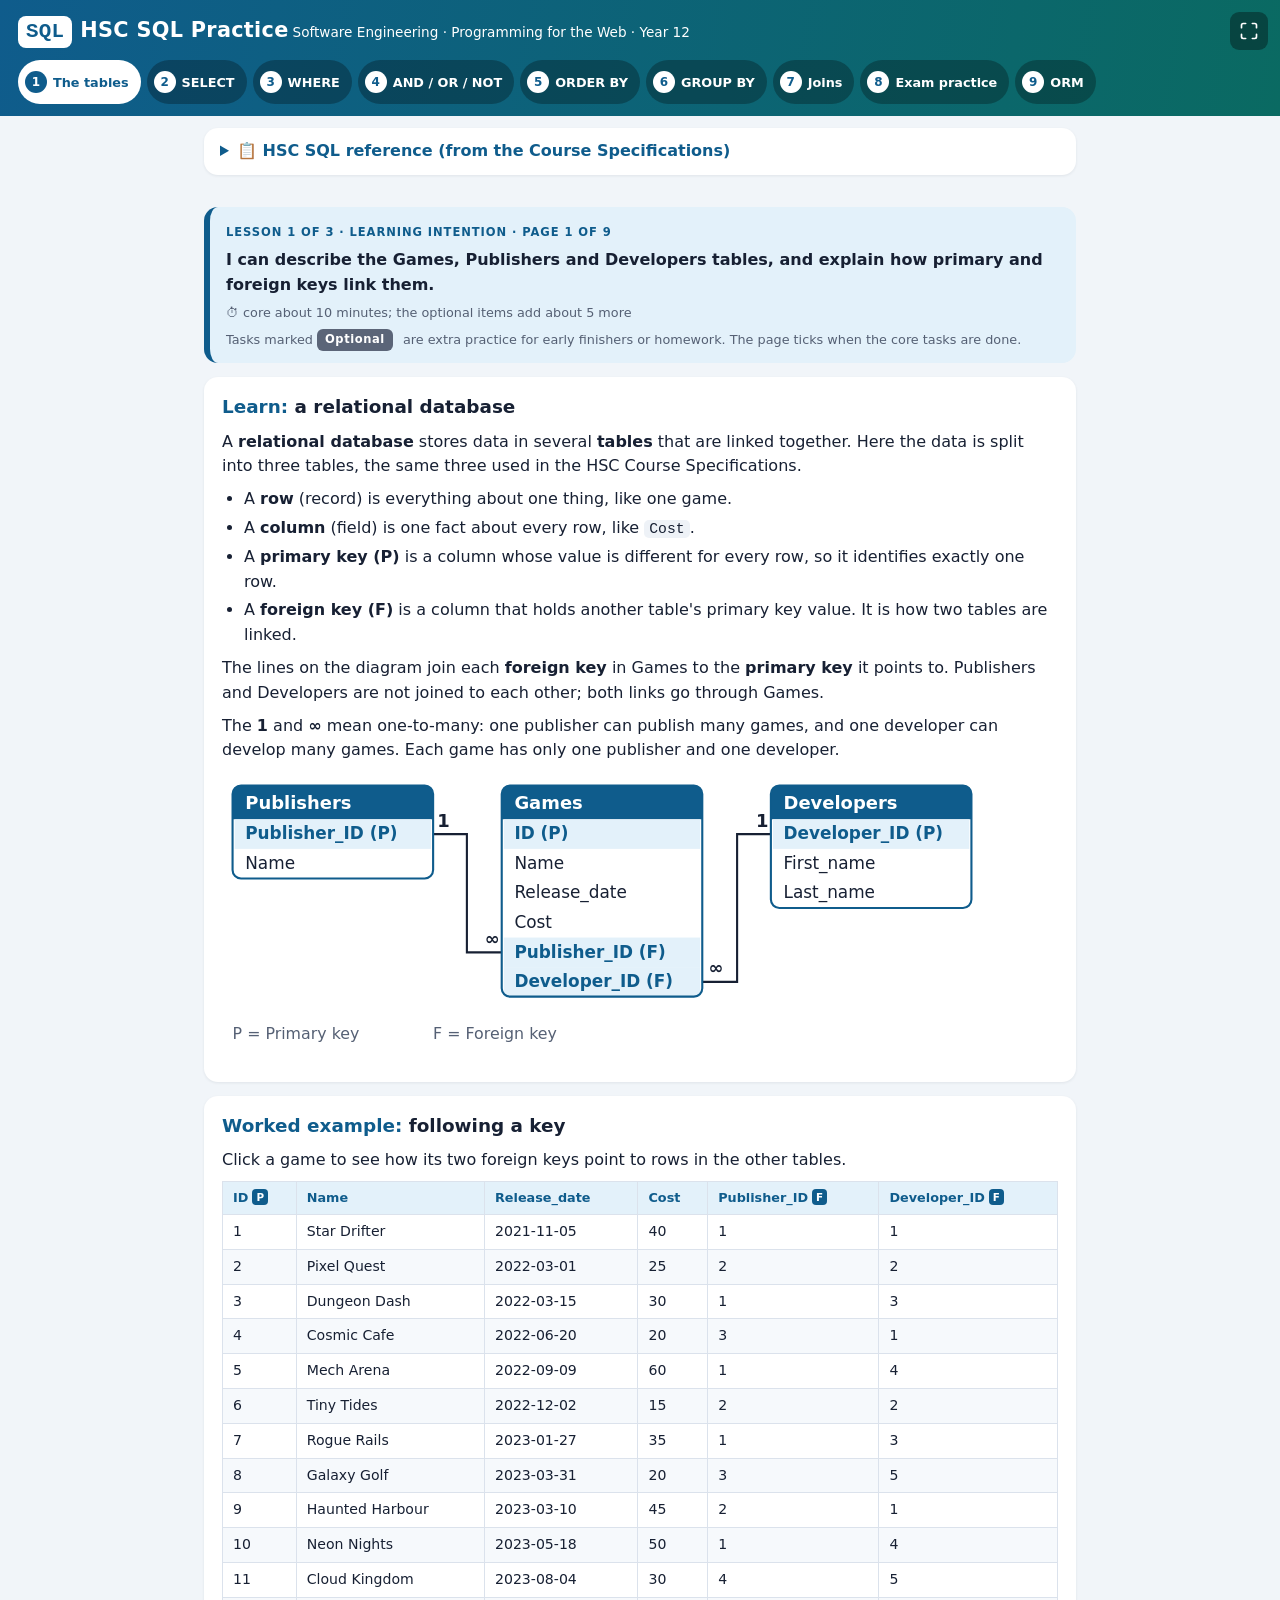
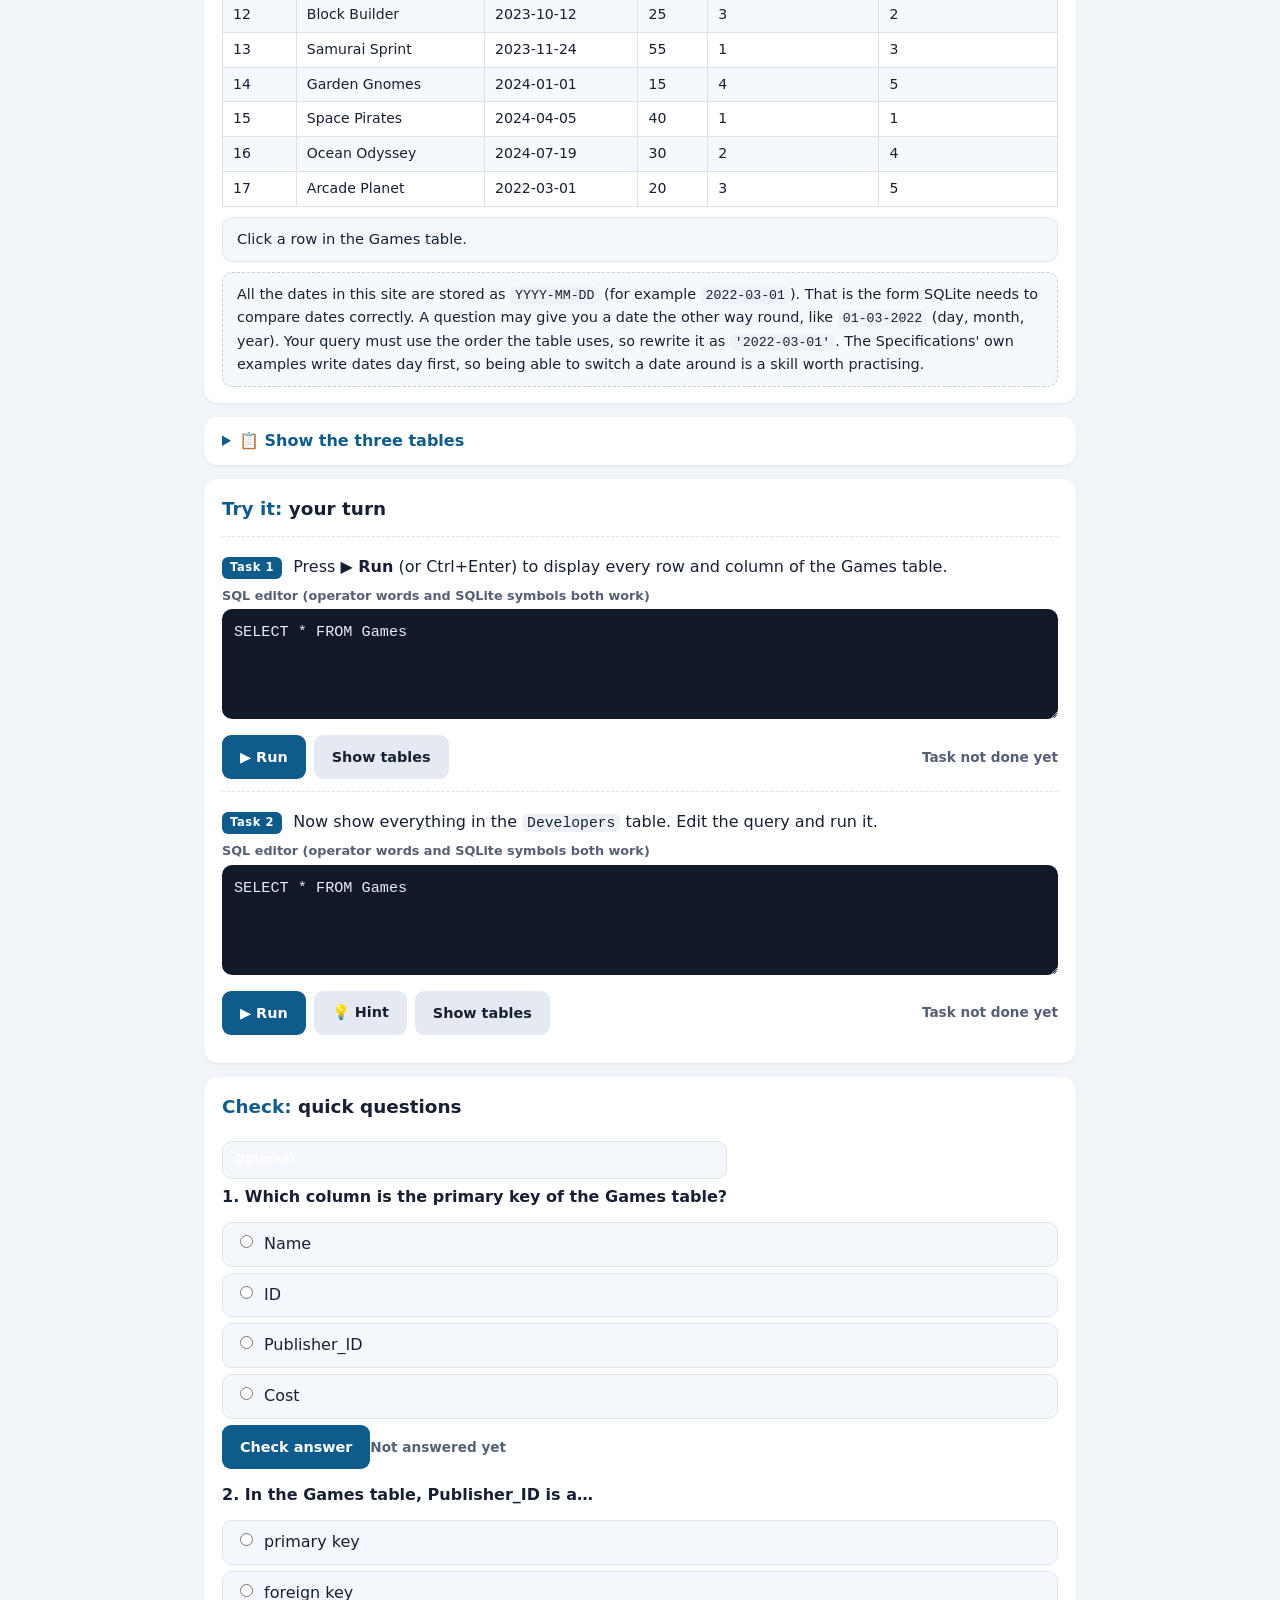
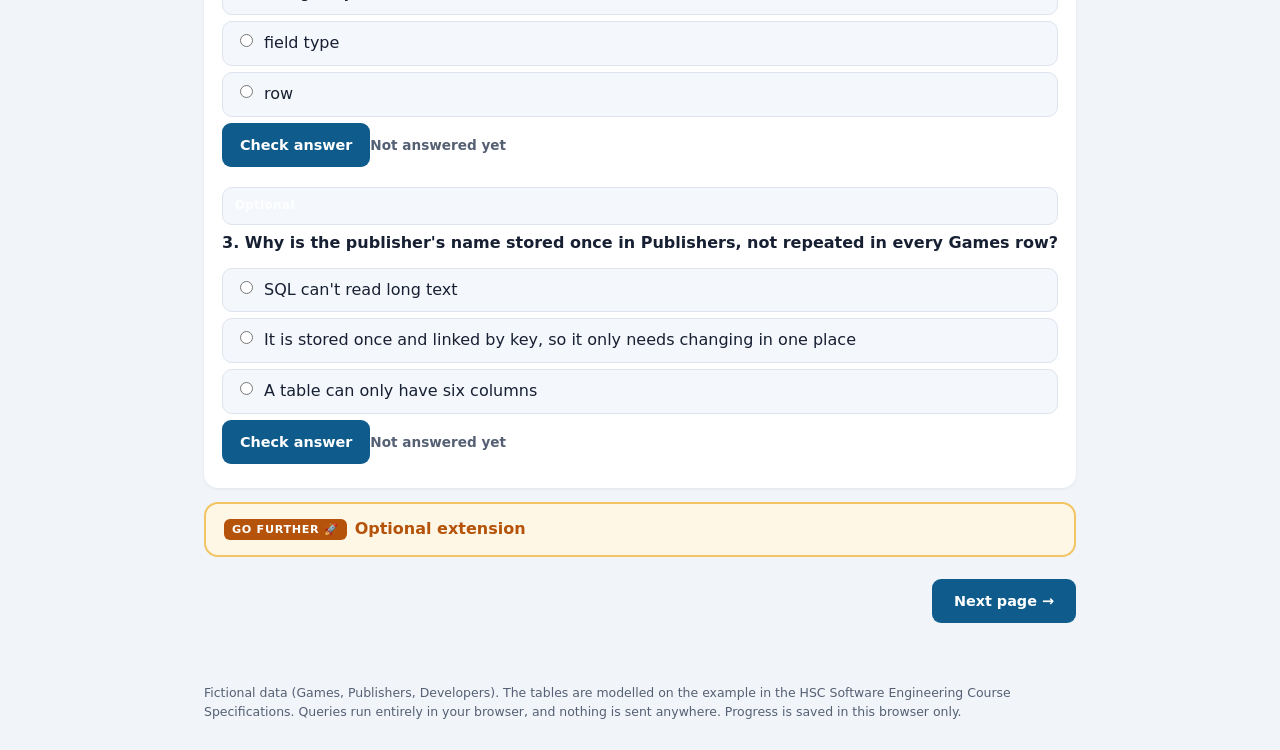
<file: index.html>
<!DOCTYPE html>
<html lang="en-AU">
<head>
<meta charset="utf-8">
<meta name="viewport" content="width=device-width, initial-scale=1">
<title>HSC SQL Practice: Software Engineering</title>
<style>
:root{
  --bg:#f1f5f9; --card:#ffffff; --ink:#172033; --muted:#556074;
  --brand:#0f5c8c; --brand2:#0a6a62; --brand-soft:#e3f1fa;
  --ok:#15803d; --ok-bg:#e8f7ee; --bad:#b91c1c; --bad-bg:#fdeaea;
  --hpge:#b45309; --hpge-bg:#fff7e6; --hpge-border:#f2c464;
  --code-bg:#111827; --code-ink:#e6edf7;
  --hsc:#7c3aed; --hsc-bg:#f3ecff; --sqlite:#0369a1; --sqlite-bg:#e6f3fb;
  --radius:14px;
}
*{box-sizing:border-box}
html,body{margin:0;padding:0}
body{font-family:system-ui,-apple-system,"Segoe UI",Roboto,Arial,sans-serif;background:var(--bg);color:var(--ink);line-height:1.55;font-size:16px}
header.app{position:relative;background:linear-gradient(100deg,var(--brand),var(--brand2));color:#fff;padding:14px 62px 12px 18px}
header.app .logo{font-size:1.3rem;font-weight:800;letter-spacing:.3px}
header.app .logo .tag{display:inline-block;background:#fff;color:var(--brand);border-radius:8px;padding:0 8px;margin-right:8px;font-family:Consolas,Monaco,monospace}
header.app .sub{font-size:.85rem;margin-left:4px}
nav.stepper{display:flex;gap:6px;margin-top:12px;flex-wrap:wrap}
nav.stepper button{display:flex;align-items:center;gap:6px;border:0;cursor:pointer;background:rgba(0,0,0,.28);color:#fff;min-height:44px;border-radius:999px;padding:6px 12px 6px 7px;font-size:.8rem;font-weight:600;font-family:inherit}
nav.stepper button .pip{width:22px;height:22px;border-radius:50%;background:#fff;color:var(--brand);display:flex;align-items:center;justify-content:center;font-weight:800;font-size:.75rem;flex:0 0 auto}
nav.stepper button[aria-current="true"]{background:#fff;color:var(--brand)}
nav.stepper button[aria-current="true"] .pip{background:var(--brand);color:#fff}
nav.stepper button.done .pip{background:var(--ok);color:#fff}
button:focus-visible,summary:focus-visible,input:focus-visible,select:focus-visible,textarea:focus-visible{outline:3px solid #1d3fbf;outline-offset:2px;box-shadow:0 0 0 2px #fff}

main{max-width:900px;margin:0 auto;padding:18px 14px 60px}
.screen{display:none}
.screen.active{display:block}

.li-banner{background:var(--brand-soft);border-left:6px solid var(--brand);border-radius:var(--radius);padding:12px 16px;margin:14px 0}
.li-banner .tag{font-size:.72rem;font-weight:800;letter-spacing:.08em;text-transform:uppercase;color:var(--brand)}
.li-banner p{margin:4px 0 0;font-weight:600}
.li-banner .pace{font-size:.8rem;color:var(--muted);margin-top:6px;font-weight:400}
.card{background:var(--card);border-radius:var(--radius);padding:16px 18px;margin:14px 0;box-shadow:0 1px 3px rgba(23,32,51,.08)}
.card h2{margin:0 0 8px;font-size:1.15rem}
.card h2 .stepno{color:var(--brand)}
.card p{margin:8px 0}
.card ul{margin:8px 0;padding-left:22px}
.card li{margin:4px 0}
code,.kw{font-family:Consolas,Monaco,"Courier New",monospace;background:#eef2f7;border-radius:5px;padding:1px 5px;font-size:.92em}
.kw{color:var(--brand);font-weight:700}
.hw{font-family:Consolas,Monaco,monospace;background:var(--hsc-bg);color:var(--hsc);border-radius:5px;padding:1px 5px;font-size:.88em;font-weight:700}
.sy{font-family:Consolas,Monaco,monospace;background:var(--sqlite-bg);color:var(--sqlite);border-radius:5px;padding:1px 5px;font-size:.92em;font-weight:700}
pre.code{background:var(--code-bg);color:var(--code-ink);border-radius:10px;padding:12px;margin:8px 0;font-family:Consolas,Monaco,"Courier New",monospace;font-size:.9rem;overflow-x:auto;line-height:1.5}

table.ref{border-collapse:collapse;width:100%;font-size:.88rem;margin:8px 0}
table.ref th,table.ref td{border:1px solid #dbe2ec;padding:6px 10px;text-align:left}
table.ref th{background:var(--brand-soft);color:var(--brand)}

.runner{margin:10px 0}
.runner .taskp{margin:0 0 6px}
.runner label{display:block;font-size:.8rem;font-weight:700;color:var(--muted);margin-bottom:4px}
.runner textarea{width:100%;font-family:Consolas,Monaco,"Courier New",monospace;font-size:.95rem;background:var(--code-bg);color:var(--code-ink);border:0;border-radius:10px;padding:12px;resize:vertical;min-height:110px;line-height:1.5}
.runner .bar{display:flex;gap:8px;margin-top:8px;flex-wrap:wrap;align-items:center}
.btn{border:0;border-radius:9px;min-height:44px;padding:9px 18px;font-weight:700;font-size:.9rem;cursor:pointer;font-family:inherit}
.btn.run{background:var(--brand);color:#fff}
.btn.run:hover{background:#0b4a72}
.btn.ghost{background:#e5eaf2;color:var(--ink)}
.btn.ghost:hover{background:#d9e0ec}
.status{font-size:.85rem;font-weight:700;color:var(--muted);margin-left:auto}
.status.done{color:var(--ok)}
.feedback{border-radius:10px;padding:10px 14px;margin-top:8px;font-size:.92rem;display:none}
.feedback.ok{display:block;background:var(--ok-bg);color:var(--ok);border:1px solid #b9e4c8}
.feedback.bad{display:block;background:var(--bad-bg);color:var(--bad);border:1px solid #f3c2c2}
.feedback.note{display:block;background:#fff7e6;color:#8a5a00;border:1px solid #f2c464}
.hintbox{display:none;background:#eef6ff;border:1px solid #bcd8f5;color:#1d4e79;border-radius:10px;padding:10px 14px;margin-top:8px;font-size:.92rem}
.hintbox.show{display:block}

.results{margin-top:10px;overflow-x:auto}
table.data{border-collapse:collapse;width:100%;font-size:.88rem}
table.data th,table.data td{border:1px solid #dbe2ec;padding:6px 10px;text-align:left;white-space:nowrap}
table.data th{background:var(--brand-soft);color:var(--brand);font-size:.8rem}
table.data tr:nth-child(even) td{background:#f6f9fc}
table.data td.num{text-align:right}
.rowcount{font-size:.8rem;color:var(--muted);margin-top:4px}
.tablewrap{overflow-x:auto}
.tblname{font-weight:800;margin:12px 0 4px;color:var(--brand)}
.tblname small{font-weight:400;color:var(--muted)}
th .key{display:inline-block;background:var(--brand);color:#fff;border-radius:4px;font-size:.65rem;padding:0 4px;margin-left:4px;vertical-align:1px}

/* HSC / SQLite translation panel */
.xlate{margin-top:10px;border-radius:12px;border:2px solid var(--hsc);background:var(--hsc-bg);padding:12px 14px;font-size:.92rem}
.xlate.sq{border-color:var(--sqlite);background:var(--sqlite-bg)}
.xlate.both{border-color:#9aa6b8;background:#f4f6fa}
.xlate h4{margin:0 0 6px;font-size:.95rem;color:var(--hsc)}
.xlate.sq h4{color:var(--sqlite)}
.xlate.both h4{color:var(--muted)}
.xlate .badges{margin-bottom:6px;font-size:.82rem;color:var(--muted)}
.xlate pre.code{margin:6px 0}
.xlate ul{margin:6px 0;padding-left:20px}
.xlate li{margin:3px 0}
.xlate .extra{color:#8a5a00;font-size:.86rem}
.xlate .fine{color:var(--muted);font-size:.82rem;margin-top:6px}
details.xl{margin-top:8px}
details.xl>summary{cursor:pointer;font-weight:700;color:var(--hsc);font-size:.9rem}

.tasklabel{display:inline-block;background:var(--brand);color:#fff;border-radius:6px;font-size:.72rem;font-weight:800;letter-spacing:.05em;padding:2px 8px;margin-right:6px;vertical-align:1px}
.tasklabel.exam{background:var(--hsc)}
.tasklabel.opt{background:#5b6578}
.annot{background:#f6f9fc;border:1px dashed #c3cde0;border-radius:10px;padding:10px 14px;margin-top:10px;font-size:.9rem}

.check fieldset{border:0;padding:0;margin:14px 0 8px}
.check legend{font-weight:600;margin-bottom:6px;padding:0}
.check .opt{display:flex;gap:8px;align-items:flex-start;background:#f4f7fb;border:1px solid #dde4ee;border-radius:10px;padding:9px 12px;margin:6px 0;cursor:pointer}
.check .opt:hover{border-color:var(--brand)}
.check .opt pre{margin:0;font-size:.85rem}
.check input{margin-top:3px}
.check .qtable{margin:6px 0}

details.hpge{background:var(--hpge-bg);border:2px solid var(--hpge-border);border-radius:var(--radius);margin:14px 0;overflow:hidden}
details.hpge summary{cursor:pointer;padding:13px 18px;font-weight:800;color:var(--hpge);list-style:none;display:flex;align-items:center;gap:8px}
details.hpge summary::-webkit-details-marker{display:none}
details.hpge summary .badge{background:var(--hpge);color:#fff;border-radius:6px;font-size:.7rem;letter-spacing:.06em;padding:2px 8px}
details.hpge .inner{padding:0 18px 16px}
details.dataview{background:var(--card);border-radius:var(--radius);margin:14px 0;box-shadow:0 1px 3px rgba(23,32,51,.08)}
details.dataview summary{cursor:pointer;padding:12px 18px;font-weight:700;color:var(--brand)}
details.dataview .inner{padding:0 18px 16px;overflow-x:auto}
details.reveal{margin-top:8px}
details.reveal summary{cursor:pointer;font-weight:700;color:var(--brand);font-size:.9rem}
details.reveal .inner{background:#f4f7fb;border-radius:10px;padding:10px 14px;margin-top:6px;font-size:.9rem}
textarea.freetext{width:100%;border:1px solid #c9d3e2;border-radius:10px;padding:10px;font-family:inherit;font-size:.92rem;min-height:64px;resize:vertical}

.navbtns{display:flex;justify-content:space-between;gap:10px;margin-top:22px}
.navbtns .btn{padding:12px 22px}
.banner-done{display:none;background:var(--ok-bg);border:2px solid #b9e4c8;color:var(--ok);border-radius:var(--radius);padding:14px 18px;font-weight:700;margin:14px 0}
.banner-done.show{display:block}

/* ER diagram (page 1) */
.er{margin:12px 0}
.er svg{display:block;width:100%;height:auto;font-family:inherit}
.er svg.er-wide{max-width:760px}
.er svg.er-narrow{display:none;max-width:400px;margin:0 auto}
@media (max-width:600px){.er svg.er-wide{display:none}.er svg.er-narrow{display:block}}
.er .er-box{fill:var(--card)}
.er .er-outline{fill:none;stroke:var(--brand);stroke-width:2}
.er .er-head{fill:var(--brand)}
.er .er-hname{fill:#fff;font-weight:800;font-size:17px}
.er .er-field{fill:var(--ink);font-size:16px}
.er .er-key{fill:var(--brand);font-weight:700}
.er .er-keyrow{fill:var(--brand-soft)}
.er .er-line{fill:none;stroke:var(--ink);stroke-width:2}
.er .er-card{fill:var(--ink);font-weight:800;font-size:17px}
.er .er-legend{fill:var(--muted);font-size:15px}
table.explore tbody tr{cursor:pointer}
table.explore tbody tr:hover td{background:#e9f3fb}
table.explore tr.selrow td{background:#fff3c4}
.infopanel{background:#f4f7fb;border:1px solid #dde4ee;border-radius:10px;padding:10px 14px;margin-top:10px;font-size:.92rem;min-height:44px}

.refbar{max-width:900px;margin:12px auto 0;padding:0 14px}
details.refsheet{background:#fff;border-radius:var(--radius);box-shadow:0 1px 3px rgba(23,32,51,.08)}
details.refsheet>summary{cursor:pointer;padding:11px 16px;font-weight:700;color:var(--brand)}
details.refsheet .inner{padding:0 16px 14px}

footer{max-width:900px;margin:0 auto;padding:0 14px 30px;color:var(--muted);font-size:.78rem}
@media (max-width:700px){nav.stepper button .lbl{display:none}body{font-size:15px}}
#fullscreen-btn{position:absolute;top:12px;right:12px;z-index:5;width:38px;height:38px;border:0;border-radius:9px;cursor:pointer;background:rgba(0,0,0,.35);color:#fff;display:flex;align-items:center;justify-content:center}
#fullscreen-btn:hover{background:rgba(0,0,0,.5)}
#fullscreen-btn svg{width:20px;height:20px;fill:none;stroke:currentColor;stroke-width:2;stroke-linecap:round;stroke-linejoin:round}
@media print{#fullscreen-btn,nav.stepper,.navbtns{display:none!important}}

</style>
</head>
<body>
<header class="app">
  <button type="button" id="fullscreen-btn" aria-label="Toggle fullscreen" title="Toggle fullscreen">
    <svg viewBox="0 0 24 24" aria-hidden="true"><path d="M8 3H5a2 2 0 0 0-2 2v3"></path><path d="M16 3h3a2 2 0 0 1 2 2v3"></path><path d="M8 21H5a2 2 0 0 1-2-2v-3"></path><path d="M16 21h3a2 2 0 0 0 2-2v-3"></path></svg>
  </button>
  <div><span class="logo"><span class="tag">SQL</span>HSC SQL Practice</span><span class="sub">Software Engineering · Programming for the Web · Year 12</span></div>
  <nav class="stepper" id="stepper" aria-label="Pages"></nav>
</header>

<div class="refbar">
  <details class="refsheet">
    <summary>📋 HSC SQL reference (from the Course Specifications)</summary>
    <div class="inner">
      <pre class="code">SELECT   the field(s) or calculated values to be displayed
FROM     the table(s) to be used
WHERE    the search criteria
GROUP BY the field(s) used to group the returned rows
ORDER BY the field(s) that determine the sequence of the displayed results</pre>
      <p><code>AS</code> may be used in a SELECT to rename fields for display. Aggregate functions: <code>SUM</code>, <code>AVG</code>, <code>COUNT</code>, <code>MAX</code>, <code>MIN</code>. Logical operators: <code>AND</code>, <code>OR</code>, <code>NOT</code>. Sort methods: <code>ASC</code>, <code>DESC</code>.</p>
      <table class="ref">
        <tr><th>HSC operator (words)</th><th>What SQLite uses</th></tr>
        <tr><td>EQUALS</td><td><code>=</code></td></tr>
        <tr><td>NOT EQUAL TO</td><td><code>&lt;&gt;</code> or <code>!=</code></td></tr>
        <tr><td>GREATER THAN</td><td><code>&gt;</code></td></tr>
        <tr><td>GREATER THAN OR EQUAL TO</td><td><code>&gt;=</code></td></tr>
        <tr><td>LESS THAN</td><td><code>&lt;</code></td></tr>
        <tr><td>LESS THAN OR EQUAL TO</td><td><code>&lt;=</code></td></tr>
        <tr><td>CONTAINS</td><td><code>LIKE '%text%'</code></td></tr>
        <tr><td>DOES NOT CONTAIN</td><td><code>NOT LIKE '%text%'</code></td></tr>
      </table>
      <p>This site accepts <strong>both</strong>. A real SQLite database only accepts the right-hand column. Dates here are stored as <code>YYYY-MM-DD</code>.</p>
      <div id="ref-tables"></div>
    </div>
  </details>
</div>

<main id="main"></main>

<footer>Fictional data (Games, Publishers, Developers). The tables are modelled on the example in the HSC Software Engineering Course Specifications. Queries run entirely in your browser, and nothing is sent anywhere. Progress is saved in this browser only.</footer>

<script>
/* Practice database: the three tables from the HSC Course Specifications (Games, Publishers, Developers).
   Column names match the Specifications' diagram. All data is fictional. Dates are stored as YYYY-MM-DD text,
   which is what SQLite needs to compare dates correctly. */
(function (root, factory) {
  if (typeof module === "object" && module.exports) module.exports = factory();
  else root.PRACTICE_DB = factory();
})(this, function () {
  "use strict";
  return {
    Publishers: {
      cols: [
        { name: "Publisher_ID", type: "num", key: "P" },
        { name: "Name", type: "text" }
      ],
      rows: [
        { Publisher_ID: 1, Name: "Games Inc" },
        { Publisher_ID: 2, Name: "Pixel Press" },
        { Publisher_ID: 3, Name: "Nova Interactive" },
        { Publisher_ID: 4, Name: "Lantern Works" }
      ]
    },
    Developers: {
      cols: [
        { name: "Developer_ID", type: "num", key: "P" },
        { name: "First_name", type: "text" },
        { name: "Last_name", type: "text" }
      ],
      rows: [
        { Developer_ID: 1, First_name: "Ava", Last_name: "Chen" },
        { Developer_ID: 2, First_name: "Ben", Last_name: "Okafor" },
        { Developer_ID: 3, First_name: "Chloe", Last_name: "Martin" },
        { Developer_ID: 4, First_name: "Dev", Last_name: "Patel" },
        { Developer_ID: 5, First_name: "Ella", Last_name: "Nguyen" },
        { Developer_ID: 6, First_name: "Finn", Last_name: "Murphy" }
      ]
    },
    Games: {
      cols: [
        { name: "ID", type: "num", key: "P" },
        { name: "Name", type: "text" },
        { name: "Release_date", type: "date" },
        { name: "Cost", type: "num" },
        { name: "Publisher_ID", type: "num", key: "F" },
        { name: "Developer_ID", type: "num", key: "F" }
      ],
      rows: [
        { ID: 1, Name: "Star Drifter", Release_date: "2021-11-05", Cost: 40, Publisher_ID: 1, Developer_ID: 1 },
        { ID: 2, Name: "Pixel Quest", Release_date: "2022-03-01", Cost: 25, Publisher_ID: 2, Developer_ID: 2 },
        { ID: 3, Name: "Dungeon Dash", Release_date: "2022-03-15", Cost: 30, Publisher_ID: 1, Developer_ID: 3 },
        { ID: 4, Name: "Cosmic Cafe", Release_date: "2022-06-20", Cost: 20, Publisher_ID: 3, Developer_ID: 1 },
        { ID: 5, Name: "Mech Arena", Release_date: "2022-09-09", Cost: 60, Publisher_ID: 1, Developer_ID: 4 },
        { ID: 6, Name: "Tiny Tides", Release_date: "2022-12-02", Cost: 15, Publisher_ID: 2, Developer_ID: 2 },
        { ID: 7, Name: "Rogue Rails", Release_date: "2023-01-27", Cost: 35, Publisher_ID: 1, Developer_ID: 3 },
        { ID: 8, Name: "Galaxy Golf", Release_date: "2023-03-31", Cost: 20, Publisher_ID: 3, Developer_ID: 5 },
        { ID: 9, Name: "Haunted Harbour", Release_date: "2023-03-10", Cost: 45, Publisher_ID: 2, Developer_ID: 1 },
        { ID: 10, Name: "Neon Nights", Release_date: "2023-05-18", Cost: 50, Publisher_ID: 1, Developer_ID: 4 },
        { ID: 11, Name: "Cloud Kingdom", Release_date: "2023-08-04", Cost: 30, Publisher_ID: 4, Developer_ID: 5 },
        { ID: 12, Name: "Block Builder", Release_date: "2023-10-12", Cost: 25, Publisher_ID: 3, Developer_ID: 2 },
        { ID: 13, Name: "Samurai Sprint", Release_date: "2023-11-24", Cost: 55, Publisher_ID: 1, Developer_ID: 3 },
        { ID: 14, Name: "Garden Gnomes", Release_date: "2024-01-01", Cost: 15, Publisher_ID: 4, Developer_ID: 5 },
        { ID: 15, Name: "Space Pirates", Release_date: "2024-04-05", Cost: 40, Publisher_ID: 1, Developer_ID: 1 },
        { ID: 16, Name: "Ocean Odyssey", Release_date: "2024-07-19", Cost: 30, Publisher_ID: 2, Developer_ID: 4 },
        { ID: 17, Name: "Arcade Planet", Release_date: "2022-03-01", Cost: 20, Publisher_ID: 3, Developer_ID: 5 }
      ]
    }
  };
});

/* Mini SQL engine for the HSC SQL practice site.
   Runs the HSC Software Engineering SQL syntax (SELECT / FROM / WHERE / GROUP BY / ORDER BY, AS, aggregates,
   implicit joins) and accepts BOTH the HSC operator words (EQUALS, GREATER THAN, CONTAINS ...) and the SQLite
   symbols (=, >, LIKE ...). It can also print a parsed query back out in either style, which is how the site
   shows students "what this would look like in HSC form" after they succeed.
   It mimics SQLite behaviour for what it supports (checked against Python's sqlite3 in tests/). */
(function (root, factory) {
  if (typeof module === "object" && module.exports) module.exports = factory();
  else root.SQLEngine = factory();
})(this, function () {
  "use strict";

  var KEYWORDS = ["SELECT", "DISTINCT", "FROM", "WHERE", "GROUP", "BY", "HAVING", "ORDER", "ASC", "DESC", "LIMIT",
    "OFFSET", "AS", "AND", "OR", "NOT", "JOIN", "INNER", "LEFT", "RIGHT", "FULL", "OUTER", "CROSS", "NATURAL", "ON",
    "USING", "LIKE", "BETWEEN", "IN", "IS", "NULL", "EQUALS", "CONTAINS", "UNION", "INSERT", "UPDATE", "DELETE",
    "CREATE", "DROP", "ALTER"];
  var AGGS = ["SUM", "AVG", "COUNT", "MAX", "MIN"];

  function fail(msg) { var e = new Error(msg); e.friendly = true; throw e; }
  function isKw(s) { return KEYWORDS.indexOf(String(s).toUpperCase()) !== -1; }

  function leven(a, b) {
    a = a.toLowerCase(); b = b.toLowerCase();
    var m = [], i, j;
    for (i = 0; i <= a.length; i++) m[i] = [i];
    for (j = 0; j <= b.length; j++) m[0][j] = j;
    for (i = 1; i <= a.length; i++) for (j = 1; j <= b.length; j++)
      m[i][j] = Math.min(m[i - 1][j] + 1, m[i][j - 1] + 1, m[i - 1][j - 1] + (a[i - 1] === b[j - 1] ? 0 : 1));
    return m[a.length][b.length];
  }
  function closest(word, list, max) {
    var best = null, bd = 99;
    list.forEach(function (c) { var d = leven(word, c); if (d < bd) { bd = d; best = c; } });
    return bd <= (max == null ? 2 : max) ? best : null;
  }

  /* ---------------- tokenizer ---------------- */
  function tokenize(src, notes) {
    var s = src.replace(/[‘’]/g, function () { notes.curly = true; return "'"; })
      .replace(/[“”]/g, function () { notes.curly = true; return '"'; });
    var toks = [], i = 0, n = s.length, c, j, m;
    while (i < n) {
      c = s[i];
      if (/\s/.test(c)) { i++; continue; }
      if (c === "-" && s[i + 1] === "-") { while (i < n && s[i] !== "\n") i++; continue; }
      if (c === "/" && s[i + 1] === "*") { j = s.indexOf("*/", i + 2); i = j === -1 ? n : j + 2; continue; }
      if (c === "'") {
        j = i + 1; var str = "";
        while (true) {
          if (j >= n) fail("The text value starting at position " + (i + 1) + " is missing its closing single quote (').");
          if (s[j] === "'") { if (s[j + 1] === "'") { str += "'"; j += 2; continue; } break; }
          str += s[j++];
        }
        toks.push({ t: "str", v: str, pos: i, end: j + 1 }); i = j + 1; continue;
      }
      if (c === '"') {
        j = s.indexOf('"', i + 1);
        if (j === -1) fail("A double quote (\") is never closed. Text values use single quotes: 'like this'.");
        toks.push({ t: "dq", v: s.slice(i + 1, j), pos: i, end: j + 1 }); i = j + 1; continue;
      }
      if (/[0-9]/.test(c) || (c === "." && /[0-9]/.test(s[i + 1] || ""))) {
        m = /^[0-9]*\.?[0-9]+(e[+-]?[0-9]+)?|^[0-9]+\./i.exec(s.slice(i));
        toks.push({ t: "num", v: Number(m[0]), raw: m[0], pos: i, end: i + m[0].length }); i += m[0].length; continue;
      }
      if (/[A-Za-z_]/.test(c)) {
        m = /^[A-Za-z_][A-Za-z0-9_]*/.exec(s.slice(i));
        toks.push({ t: "id", v: m[0], pos: i, end: i + m[0].length }); i += m[0].length; continue;
      }
      m = /^(<=|>=|<>|!=|==)/.exec(s.slice(i));
      if (m) { toks.push({ t: "sym", v: m[1] === "==" ? "=" : m[1], raw: m[1], pos: i, end: i + 2 }); i += 2; continue; }
      if ("=<>,()*+-/%.;".indexOf(c) !== -1) { toks.push({ t: "sym", v: c, raw: c, pos: i, end: i + 1 }); i++; continue; }
      fail("I don't recognise the character '" + c + "'.");
    }
    toks.push({ t: "eof", v: "", pos: n, end: n });
    return { toks: toks, src: s };
  }

  /* ---------------- parser ---------------- */
  function parse(src, notes) {
    var tk = tokenize(src, notes), toks = tk.toks, s = tk.src, p = 0;
    function peek(k) { return toks[Math.min(p + (k || 0), toks.length - 1)]; }
    function isK(t, kw) { return t && t.t === "id" && t.v.toUpperCase() === kw; }
    function isSym(t, v) { return t && t.t === "sym" && t.v === v; }
    function eatK(kw) { if (isK(peek(), kw)) { p++; return true; } return false; }
    function tokShow(t) { return t.t === "eof" ? "the end of the query" : "'" + s.slice(t.pos, t.end) + "'"; }
    function near(extra) {
      var t = peek(), h = "";
      if (t.t === "id") {
        var sg = t.v.length >= 3 ? closest(t.v, ["SELECT", "FROM", "WHERE", "GROUP", "ORDER", "HAVING", "LIMIT", "JOIN"], 2) : null;
        if (sg && sg !== t.v.toUpperCase()) h = " Did you mean " + sg + "?";
      }
      if (!extra && t.t === "id" && !isKw(t.v) && p > 0 && toks[p - 1].t === "id") extra = "If this is part of a text value, put the whole value in single quotes, like 'Pixel Quest'. If it is another field, a comma may be missing.";
      fail("Something isn't right near " + tokShow(t) + "." + (extra ? " " + extra : "") + h);
    }
    function unsupported(what) { fail(what + " isn't supported on this practice site (and it is not part of the HSC SQL syntax)."); }

    function parseStatement() {
      if (!isK(peek(), "SELECT")) {
        var f = peek();
        if (f.t === "id" && ["INSERT", "UPDATE", "DELETE", "CREATE", "DROP", "ALTER"].indexOf(f.v.toUpperCase()) !== -1)
          fail("This site only runs SELECT queries (the HSC SQL syntax is for reading data).");
        fail("A query starts with SELECT.");
      }
      p++;
      var q = { distinct: false, items: [], from: [], where: null, group: [], having: null, order: [], limit: null, offset: null, joinOn: [] };
      if (eatK("DISTINCT")) q.distinct = true;
      while (true) {
        var start = peek();
        if (isSym(start, "*")) { p++; q.items.push({ star: true }); }
        else if (start.t === "id" && isSym(peek(1), ".") && isSym(peek(2), "*")) {
          p += 3; q.items.push({ star: true, table: start.v });
        } else {
          if (start.t === "eof" || isK(start, "FROM")) near("The SELECT needs at least one field after it.");
          var e = parseExpr(), item = { expr: e, text: s.slice(start.pos, toks[p - 1].end) };
          if (eatK("AS")) {
            var a = peek();
            if (a.t !== "id" && a.t !== "dq" && a.t !== "str") near("AS must be followed by the new heading.");
            p++; item.alias = a.v;
          } else if (peek().t === "id" && !isKw(peek().v)) {
            near("Is a comma missing between two fields? (To rename a field, write AS first: Cost AS Price.)");
          }
          q.items.push(item);
        }
        if (isSym(peek(), ",")) { p++; continue; }
        break;
      }
      if (!isK(peek(), "FROM")) {
        if (peek().t === "eof") fail("A query needs a FROM line that says which table to use.");
        near("Is a comma missing between fields, or is FROM missing?");
      }
      p++;
      parseSource(q);
      while (true) {
        if (isSym(peek(), ",")) { p++; parseSource(q); continue; }
        var t = peek();
        if (isK(t, "JOIN") || (isK(t, "INNER") && isK(peek(1), "JOIN"))) {
          if (isK(t, "INNER")) p++;
          p++; parseSource(q);
          if (!eatK("ON")) fail("A JOIN needs an ON condition, for example ON Games.Publisher_ID = Publishers.Publisher_ID.");
          var on = parseExpr(); q.joinOn.push(on); q.from[q.from.length - 1].viaJoin = true; q.from[q.from.length - 1].on = on;
          continue;
        }
        if (t.t === "id" && ["LEFT", "RIGHT", "FULL", "OUTER", "CROSS", "NATURAL"].indexOf(t.v.toUpperCase()) !== -1) unsupported(t.v.toUpperCase() + " JOIN");
        break;
      }
      if (eatK("WHERE")) q.where = parseExpr();
      if (isK(peek(), "GROUP")) {
        p++; if (!eatK("BY")) near("It should be GROUP BY.");
        while (true) { q.group.push(parseExpr()); if (isSym(peek(), ",")) { p++; continue; } break; }
      }
      if (eatK("HAVING")) q.having = parseExpr();
      if (isK(peek(), "ORDER")) {
        p++; if (!eatK("BY")) near("It should be ORDER BY.");
        while (true) {
          var oe = parseExpr(), dir = "ASC";
          if (peek().t === "id" && /^(ASCEND|DESCEND)/i.test(peek().v)) fail("Use ASC or DESC after the field (not " + peek().v.toUpperCase() + ").");
          if (eatK("ASC")) dir = "ASC"; else if (eatK("DESC")) dir = "DESC";
          q.order.push({ expr: oe, dir: dir, dirWritten: isK(toks[p - 1], "ASC") || isK(toks[p - 1], "DESC") });
          if (isSym(peek(), ",")) { p++; continue; }
          break;
        }
      }
      if (eatK("LIMIT")) {
        var ln = peek(); if (ln.t !== "num") near("LIMIT needs a number.");
        p++; q.limit = ln.v;
        if (eatK("OFFSET")) { var on2 = peek(); if (on2.t !== "num") near("OFFSET needs a number."); p++; q.offset = on2.v; }
      }
      if (isSym(peek(), ";")) p++;
      var tx = peek();
      if (tx.t === "id" && ["WHERE", "GROUP", "HAVING", "ORDER", "FROM", "LIMIT"].indexOf(tx.v.toUpperCase()) !== -1) {
        var last = q.limit !== null ? "LIMIT" : q.order.length ? "ORDER BY" : q.having ? "HAVING" : q.group.length ? "GROUP BY" : q.where ? "WHERE" : "FROM";
        var thisOne = tx.v.toUpperCase() === "GROUP" ? "GROUP BY" : tx.v.toUpperCase() === "ORDER" ? "ORDER BY" : tx.v.toUpperCase();
        if (thisOne === last) fail("You can only have one " + thisOne + " in a query. To use two conditions, join them with AND (or OR) inside the one WHERE.");
        fail("Your " + thisOne + " comes after the " + last + ", but the clauses must always go in this order: SELECT, FROM, WHERE, GROUP BY, ORDER BY. Move the " + thisOne + " to the right place.");
      }
      if (peek().t !== "eof") near();
      return q;
    }

    function parseSource(q) {
      var t = peek();
      if (t.t !== "id" || isKw(t.v)) near("Name a table after FROM.");
      p++;
      var src = { table: t.v, alias: null };
      if (eatK("AS")) { var a = peek(); if (a.t !== "id") near(); p++; src.alias = a.v; }
      else if (peek().t === "id" && !isKw(peek().v)) {
        var cand = peek().v, typo = cand.length >= 4 ? closest(cand, ["WHERE", "GROUP", "ORDER", "HAVING", "LIMIT", "INNER", "FROM"], 2) : null;
        if (typo) fail("Something isn't right near '" + cand + "'. Did you mean " + typo + "?");
        src.alias = cand; p++;
      }
      q.from.push(src);
    }

    function parseExpr() { return parseOr(); }
    function parseOr() {
      var l = parseAnd();
      while (isK(peek(), "OR")) { p++; l = { k: "or", l: l, r: parseAnd() }; }
      return l;
    }
    function parseAnd() {
      var l = parseNot();
      while (isK(peek(), "AND")) { p++; l = { k: "and", l: l, r: parseNot() }; }
      return l;
    }
    function parseNot() {
      if (isK(peek(), "NOT")) { p++; return { k: "not", e: parseNot() }; }
      return parseCmp();
    }
    function parseCmp() {
      var l = parseAdd(), t = peek(), u;
      if (t.t === "sym" && ["=", "<>", "!=", "<", ">", "<=", ">="].indexOf(t.v) !== -1) {
        p++; return { k: "cmp", op: t.v === "!=" ? "<>" : t.v, l: l, r: parseAdd(), form: "sym" };
      }
      if (t.t !== "id") return l;
      u = t.v.toUpperCase();
      if (u === "EQUALS") { if (isK(peek(1), "TO")) fail("EQUALS doesn't need TO. Write Cost EQUALS 30."); p++; return { k: "cmp", op: "=", l: l, r: parseAdd(), form: "word" }; }
      if (u === "EQUAL") fail("The HSC operator is EQUALS (or NOT EQUAL TO). In SQLite you write = instead.");
      if (u === "GREATER" || u === "LESS") {
        var gt = u === "GREATER";
        if (!isK(peek(1), "THAN")) near("It should be " + u + " THAN.");
        p += 2;
        var orEq = false;
        if (isK(peek(), "OR") && isK(peek(1), "EQUAL") && isK(peek(2), "TO")) { orEq = true; p += 3; }
        else if (isK(peek(), "OR") && (isK(peek(1), "EQUAL") || isK(peek(1), "EQUALS"))) fail("It should be " + u + " THAN OR EQUAL TO (three words after THAN: OR EQUAL TO).");
        return { k: "cmp", op: gt ? (orEq ? ">=" : ">") : (orEq ? "<=" : "<"), l: l, r: parseAdd(), form: "word" };
      }
      if (u === "CONTAINS" || u === "CONTAIN") { p++; return { k: "like", neg: false, word: true, l: l, r: parseAdd() }; }
      if (u === "DOES") {
        if (isK(peek(1), "NOT") && (isK(peek(2), "CONTAIN") || isK(peek(2), "CONTAINS"))) {
          p += 3; return { k: "like", neg: true, word: true, l: l, r: parseAdd() };
        }
        near("It should be DOES NOT CONTAIN.");
      }
      if (u === "LIKE") { p++; return { k: "like", neg: false, word: false, l: l, r: parseAdd() }; }
      if (u === "BETWEEN") { p++; return parseBetween(l, false); }
      if (u === "NOT") {
        var n1 = peek(1);
        if (isK(n1, "LIKE")) { p += 2; return { k: "like", neg: true, word: false, l: l, r: parseAdd() }; }
        if (isK(n1, "BETWEEN")) { p += 2; return parseBetween(l, true); }
        if (isK(n1, "EQUAL") && isK(peek(2), "TO")) { p += 3; return { k: "cmp", op: "<>", l: l, r: parseAdd(), form: "word" }; }
        if (isK(n1, "IN")) unsupported("NOT IN");
        near("After NOT, the HSC operators are NOT EQUAL TO and DOES NOT CONTAIN.");
      }
      if (u === "IN") unsupported("IN (...)");
      if (u === "IS") { if (isK(peek(1), "EQUAL") || isK(peek(1), "EQUALS")) fail("The HSC operator is EQUALS (or = in SQLite). There is no IS."); unsupported("IS NULL"); }
      return l;
    }
    function parseBetween(l, neg) {
      var lo = parseAdd();
      if (!eatK("AND")) near("BETWEEN needs AND, like BETWEEN 1 AND 5.");
      return { k: "between", neg: neg, l: l, lo: lo, hi: parseAdd() };
    }
    function parseAdd() {
      var l = parseMul();
      while (isSym(peek(), "+") || isSym(peek(), "-")) { var o = peek().v; p++; l = { k: "bin", op: o, l: l, r: parseMul() }; }
      return l;
    }
    function parseMul() {
      var l = parseUnary();
      while (isSym(peek(), "*") || isSym(peek(), "/") || isSym(peek(), "%")) { var o = peek().v; p++; l = { k: "bin", op: o, l: l, r: parseUnary() }; }
      return l;
    }
    function parseUnary() {
      if (isSym(peek(), "-")) { p++; return { k: "neg", e: parseUnary() }; }
      if (isSym(peek(), "+")) { p++; return parseUnary(); }
      return parsePrimary();
    }
    function parsePrimary() {
      var t = peek();
      if (t.t === "num") { p++; return { k: "num", v: t.v, raw: t.raw }; }
      if (t.t === "str") { p++; return { k: "str", v: t.v }; }
      if (t.t === "dq") { p++; return { k: "col", table: null, name: t.v, raw: '"' + t.v + '"', dq: true }; }
      if (isSym(t, "(")) {
        p++; var e = parseExpr();
        if (!isSym(peek(), ")")) near("A bracket '(' is never closed.");
        p++; e.p = true; return e;
      }
      if (t.t === "id") {
        if (isSym(peek(1), "(")) {
          var fn = t.v.toUpperCase();
          if (AGGS.indexOf(fn) === -1) fail("I don't know a function called " + t.v + ". The HSC functions are SUM, AVG, COUNT, MAX and MIN.");
          p += 2;
          var arg = null, star = false;
          if (isSym(peek(), "*")) { if (fn !== "COUNT") fail(fn + "(*) isn't valid. Put a field name inside the brackets."); p++; star = true; }
          else {
            if (isK(peek(), "DISTINCT")) unsupported("DISTINCT inside " + fn + "()");
            arg = parseExpr();
          }
          if (!isSym(peek(), ")")) near("A bracket '(' after " + fn + " is never closed.");
          p++;
          return { k: "agg", fn: fn, arg: arg, star: star };
        }
        if (isKw(t.v)) near();
        p++;
        if (isSym(peek(), ".") && peek(1).t === "id") {
          var q2 = peek(1); p += 2;
          return { k: "col", table: t.v, name: q2.v, raw: t.v + "." + q2.v };
        }
        return { k: "col", table: null, name: t.v, raw: t.v };
      }
      near();
    }

    var q = parseStatement();
    q.src = s;
    return q;
  }

  /* ---------------- AST helpers ---------------- */
  function walk(n, fn) {
    if (!n) return;
    fn(n);
    ["l", "r", "e", "lo", "hi", "arg"].forEach(function (k) { if (n[k]) walk(n[k], fn); });
  }
  function hasAgg(n) { var f = false; walk(n, function (x) { if (x.k === "agg") f = true; }); return f; }
  function isNumStr(s) { return /^\s*[-+]?(\d+\.?\d*|\.\d+)\s*$/.test(s); }
  var ISO = /^(\d{4})-(\d{2})-(\d{2})$/, DATELIKE = /^\d{1,4}[-\/.]\d{1,2}[-\/.]\d{1,4}$/;

  /* ---------------- engine ---------------- */
  function createEngine(db) {
    var tableNames = Object.keys(db);
    function findTable(name) {
      for (var i = 0; i < tableNames.length; i++) if (tableNames[i].toLowerCase() === name.toLowerCase()) return tableNames[i];
      return null;
    }
    function colDef(tname, cname) {
      var cols = db[tname].cols;
      for (var i = 0; i < cols.length; i++) if (cols[i].name.toLowerCase() === cname.toLowerCase()) return cols[i];
      return null;
    }

    function bind(q, notes) {
      var scope = q.from.map(function (src) {
        var t = findTable(src.table);
        if (!t) {
          var sg = closest(src.table, tableNames, 3);
          fail("There is no table called " + src.table + "." + (sg ? " Did you mean " + sg + "?" : " The tables are " + tableNames.join(", ") + "."));
        }
        return { alias: src.alias, tname: t, def: db[t] };
      });
      function resolveCol(n) {
        if (n.table) {
          var hit = null;
          scope.forEach(function (sc, i) {
            if ((sc.alias && sc.alias.toLowerCase() === n.table.toLowerCase()) || (!sc.alias && sc.tname.toLowerCase() === n.table.toLowerCase()))
              hit = hit || { i: i, sc: sc };
          });
          if (!hit) {
            var names = scope.map(function (sc) { return sc.alias || sc.tname; });
            fail("There is no table called " + n.table + " in this query's FROM line (it has " + names.join(", ") + ").");
          }
          var d = colDef(hit.sc.tname, n.name);
          if (!d) fail(hit.sc.tname + " has no column called " + n.name + ". Its columns are " + hit.sc.def.cols.map(function (c) { return c.name; }).join(", ") + ".");
          return { src: hit.i, cname: d.name, ctype: d.type };
        }
        var found = [];
        scope.forEach(function (sc, i) { var d = colDef(sc.tname, n.name); if (d) found.push({ src: i, cname: d.name, ctype: d.type, tname: sc.tname }); });
        if (found.length === 1) return found[0];
        if (found.length > 1) fail("The column name " + n.name + " is ambiguous: it is in " + found.map(function (f) { return f.tname; }).join(" and ") + ". Put the table name in front, like " + found[0].tname + "." + n.name + ".");
        var all = [];
        scope.forEach(function (sc) { sc.def.cols.forEach(function (c) { all.push(c.name); }); });
        var sg = closest(n.name, all, 2);
        fail("There is no column called " + n.name + "." + (sg ? " Did you mean " + sg + "?" : "") + " (Text values need single quotes, like 'this'.)");
      }

      var aliases = {};
      q.items.forEach(function (it) { if (it.alias) aliases[it.alias.toLowerCase()] = it; });

      function bindExpr(n, allowAgg, inAgg, aliasMode) {
        switch (n.k) {
          case "col":
            if (n.dq) {
              try { Object.assign(n, resolveCol(n)); } catch (e) { n.k = "str"; n.v = n.name; notes.doubleQuote = true; }
              return;
            }
            if (aliasMode === "first" && !n.table && aliases[n.name.toLowerCase()]) { n.aliasRef = aliases[n.name.toLowerCase()]; return; }
            if (aliasMode === "fallback" && !n.table && aliases[n.name.toLowerCase()]) {
              var ok = true; try { var r0 = resolveCol(n); Object.assign(n, r0); } catch (e) { ok = false; }
              if (!ok) {
                n.aliasRef = aliases[n.name.toLowerCase()];
                if (!allowAgg && hasAgg(n.aliasRef.expr)) fail("The heading " + n.name + " is a calculated total (COUNT, SUM ...). You can't use it in WHERE because WHERE happens before the totals are worked out.");
              }
              return;
            }
            Object.assign(n, resolveCol(n)); return;
          case "agg":
            if (!allowAgg) fail("The aggregate function " + n.fn + "() can't be used in WHERE. Use it in the SELECT list (with GROUP BY if you also show other fields).");
            if (inAgg) fail("You can't put one aggregate function inside another.");
            if (n.arg) bindExpr(n.arg, false, true);
            return;
          case "num": case "str": return;
          case "neg": case "not": bindExpr(n.e, allowAgg, inAgg, aliasMode); return;
          case "bin": case "and": case "or":
            bindExpr(n.l, allowAgg, inAgg, aliasMode); bindExpr(n.r, allowAgg, inAgg, aliasMode); return;
          case "cmp": case "like":
            bindExpr(n.l, allowAgg, inAgg, aliasMode); bindExpr(n.r, allowAgg, inAgg, aliasMode);
            convertDates(n, n.l, n.r); convertDates(n, n.r, n.l); return;
          case "between":
            bindExpr(n.l, allowAgg, inAgg, aliasMode); bindExpr(n.lo, allowAgg, inAgg, aliasMode); bindExpr(n.hi, allowAgg, inAgg, aliasMode);
            convertDates(n, n.l, n.lo); convertDates(n, n.l, n.hi); return;
        }
      }
      function convertDates(node, colSide, litSide) {
        if (colSide.k === "col" && colSide.ctype === "date" && litSide.k === "str") {
          if (!ISO.test(litSide.v) && DATELIKE.test(litSide.v))
            fail("The date '" + litSide.v + "' is not in the order this table uses. Dates in this database are stored year first, as YYYY-MM-DD, like '2022-03-01'. Rewrite the date in that order. (Real SQLite gives no error here. It quietly returns the wrong rows, so this site stops you to make sure you notice.)");
        }
      }

      q.items.forEach(function (it) { if (it.expr) bindExpr(it.expr, true, false); });
      if (q.where) bindExpr(q.where, false, false, "fallback");
      q.joinOn.forEach(function (e) { bindExpr(e, false, false); });
      q.group.forEach(function (e) { bindExpr(e, false, false, "fallback"); });
      if (q.having) bindExpr(q.having, true, false, "fallback");
      q.order.forEach(function (o) { if (o.expr.k !== "num") bindExpr(o.expr, true, false, "first"); });
      q.scope = scope;
    }

    function fmt(v) {
      if (v === null || v === undefined) return "NULL";
      if (typeof v === "number") return Number.isInteger(v) ? String(v) : String(Number(v.toPrecision(15)));
      return String(v);
    }

    function cmpVals(a, b) {
      if (typeof a === "number" && typeof b === "number") return a < b ? -1 : a > b ? 1 : 0;
      if (typeof a === "string" && typeof b === "string") return a < b ? -1 : a > b ? 1 : 0;
      return typeof a === "number" ? -1 : 1;
    }

    function likeRe(pat) {
      var re = "";
      for (var i = 0; i < pat.length; i++) {
        var c = pat[i];
        if (c === "%") re += ".*"; else if (c === "_") re += "."; else re += c.replace(/[.*+?^${}()|[\]\\]/g, "\\$&");
      }
      return new RegExp("^" + re + "$", "is");
    }

    function ev(n, ctx) {
      switch (n.k) {
        case "num": return n.v;
        case "str": return n.v;
        case "col": if (n.aliasRef) return ev(n.aliasRef.expr, ctx); return ctx.tuple ? ctx.tuple[n.src][n.cname] : null;
        case "neg": { var v = ev(n.e, ctx); return v === null ? null : -v; }
        case "bin": {
          var a = ev(n.l, ctx), b = ev(n.r, ctx);
          if (a === null || b === null) return null;
          if (typeof a === "string") a = isNumStr(a) ? Number(a) : 0;
          if (typeof b === "string") b = isNumStr(b) ? Number(b) : 0;
          if (n.op === "+") return a + b;
          if (n.op === "-") return a - b;
          if (n.op === "*") return a * b;
          if (b === 0) return null;
          if (n.op === "/") return (Number.isInteger(a) && Number.isInteger(b) && !isReal(n.l) && !isReal(n.r)) ? Math.trunc(a / b) : a / b;
          return a % b;
        }
        case "and": { var l = tv(ev(n.l, ctx)); if (l === false) return false; var r = tv(ev(n.r, ctx)); if (r === false) return false; return (l === null || r === null) ? null : true; }
        case "or": { var l2 = tv(ev(n.l, ctx)); if (l2 === true) return true; var r2 = tv(ev(n.r, ctx)); if (r2 === true) return true; return (l2 === null || r2 === null) ? null : false; }
        case "not": { var x = tv(ev(n.e, ctx)); return x === null ? null : !x; }
        case "cmp": return doCmp(n.op, ev(n.l, ctx), ev(n.r, ctx), n.l, n.r);
        case "between": {
          var v1 = ev(n.l, ctx), lo = ev(n.lo, ctx), hi = ev(n.hi, ctx);
          var c1 = doCmp(">=", v1, lo, n.l, n.lo), c2 = doCmp("<=", v1, hi, n.l, n.hi);
          var res = (c1 === false || c2 === false) ? false : (c1 === null || c2 === null) ? null : true;
          return n.neg && res !== null ? !res : res;
        }
        case "like": {
          var lv = ev(n.l, ctx), rv = ev(n.r, ctx);
          if (lv === null || rv === null) return null;
          var m = n.word ? String(lv).toLowerCase().indexOf(String(rv).toLowerCase()) !== -1 : likeRe(String(rv)).test(String(lv));
          return n.neg ? !m : m;
        }
        case "agg": return evAgg(n, ctx);
      }
      return null;
    }
    // SQLite truthiness: NULL is unknown, any non-zero number is true, text counts by its leading number
    function tv(x) {
      if (x === null || x === undefined) return null;
      if (typeof x === "boolean") return x;
      if (typeof x === "number") return x !== 0;
      var f = parseFloat(x); return !isNaN(f) && f !== 0;
    }
    function isReal(n) {
      if (n.k === "num") return /[.eE]/.test(n.raw);
      if (n.k === "agg") return n.fn === "AVG";
      if (n.k === "neg") return isReal(n.e);
      if (n.k === "bin") return isReal(n.l) || isReal(n.r);
      return false;
    }
    function aff(n) { return n.k === "col" && !n.aliasRef ? n.ctype : null; }
    function doCmp(op, a, b, ln, rn) {
      if (a === null || b === null) return null;
      var la = aff(ln), ra = aff(rn);
      if (la === "num" && typeof b === "string" && isNumStr(b)) b = Number(b);
      else if (ra === "num" && typeof a === "string" && isNumStr(a)) a = Number(a);
      else if (la && la !== "num" && typeof b === "number") b = String(b);
      else if (ra && ra !== "num" && typeof a === "number") a = String(a);
      var c = cmpVals(a, b);
      switch (op) { case "=": return c === 0; case "<>": return c !== 0; case "<": return c < 0; case ">": return c > 0; case "<=": return c <= 0; case ">=": return c >= 0; }
    }
    function evAgg(n, ctx) {
      var rows = ctx.rows || [];
      if (n.star) return rows.length;
      var vals = [];
      rows.forEach(function (t) { var v = ev(n.arg, { tuple: t }); if (v !== null) vals.push(v); });
      if (n.fn === "COUNT") return vals.length;
      if (!vals.length) return null;
      if (n.fn === "SUM" || n.fn === "AVG") {
        var sum = 0; vals.forEach(function (v) { sum += typeof v === "number" ? v : (isNumStr(v) ? Number(v) : 0); });
        return n.fn === "SUM" ? sum : sum / vals.length;
      }
      var best = vals[0];
      vals.forEach(function (v) { var c = cmpVals(v, best); if (n.fn === "MAX" ? c > 0 : c < 0) best = v; });
      return best;
    }

    function run(sql) {
      var notes = {}, q = parse(sql, notes);
      bind(q, notes);
      var scope = q.scope, tuples = [[]], total;
      scope.forEach(function (sc) {
        var next = [];
        tuples.forEach(function (t) { sc.def.rows.forEach(function (r) { next.push(t.concat([r])); }); });
        tuples = next;
        if (tuples.length > 200000) fail("That query would combine too many rows. Check your join conditions.");
      });
      total = tuples.length;
      var conds = [];
      if (q.where) conds.push(q.where);
      q.joinOn.forEach(function (e) { conds.push(e); });
      if (conds.length) tuples = tuples.filter(function (t) { return conds.every(function (c) { return tv(ev(c, { tuple: t })) === true; }); });

      // expand select list
      var items = [];
      q.items.forEach(function (it) {
        if (it.star) {
          scope.forEach(function (sc, i) {
            if (it.table && !((sc.alias || sc.tname).toLowerCase() === it.table.toLowerCase() || sc.tname.toLowerCase() === it.table.toLowerCase())) return;
            sc.def.cols.forEach(function (c) { items.push({ expr: { k: "col", src: i, cname: c.name, ctype: c.type, name: c.name, raw: c.name }, name: c.name }); });
          });
          if (it.table && !items.length) fail("There is no table called " + it.table + " in the FROM line.");
        } else {
          var nm = it.alias || (it.expr.k === "col" && !it.expr.aliasRef ? it.expr.cname : it.text);
          items.push({ expr: it.expr, name: nm });
        }
      });

      var isAgg = q.group.length > 0 || items.some(function (i) { return hasAgg(i.expr); }) || (q.having && hasAgg(q.having)) || q.order.some(function (o) { return hasAgg(o.expr); });
      if (q.having && !isAgg) fail("HAVING needs GROUP BY or an aggregate function such as COUNT or SUM.");
      var contexts;
      if (isAgg) {
        if (!q.group.length) {
          contexts = [{ rows: tuples, tuple: tuples[0] || null }];
          var bare = items.some(function (i) { var f = false; (function w(n) { if (!n || n.k === "agg") return; if (n.k === "col") f = true; ["l", "r", "e", "lo", "hi"].forEach(function (k) { w(n[k]); }); })(i.expr); return f; });
          if (bare) notes.bareColumn = true;
        } else {
          var map = {}, order = [];
          tuples.forEach(function (t) {
            var key = q.group.map(function (g) {
              if (g.k === "num") { var gi = g.v - 1; if (gi < 0 || gi >= items.length) fail("GROUP BY " + g.v + " is outside the " + items.length + " fields you selected."); return ev(items[gi].expr, { tuple: t }); }
              return ev(resolveAliasExpr(g, items), { tuple: t });
            });
            var ks = JSON.stringify(key);
            if (!map[ks]) { map[ks] = { rows: [], tuple: t, key: key }; order.push(ks); }
            map[ks].rows.push(t);
          });
          contexts = order.map(function (k) { return map[k]; });
          contexts.sort(function (a, b) {
            for (var i = 0; i < a.key.length; i++) { var c = a.key[i] === null ? (b.key[i] === null ? 0 : -1) : b.key[i] === null ? 1 : cmpVals(a.key[i], b.key[i]); if (c) return c; }
            return 0;
          });
        }
        if (isAgg) {
        // like SQLite: with exactly one MAX or MIN, plain fields come from the row that holds that extreme value
        var aggNodes = [];
        items.forEach(function (i) { walk(i.expr, function (x) { if (x.k === "agg") aggNodes.push(x); }); });
        if (q.having) walk(q.having, function (x) { if (x.k === "agg") aggNodes.push(x); });
        q.order.forEach(function (o) { walk(o.expr, function (x) { if (x.k === "agg") aggNodes.push(x); }); });
        if (aggNodes.length === 1 && (aggNodes[0].fn === "MAX" || aggNodes[0].fn === "MIN") && aggNodes[0].arg) {
          contexts.forEach(function (c) {
            if (!c.rows || !c.rows.length) return;
            var best = c.rows[0], bv = ev(aggNodes[0].arg, { tuple: best });
            c.rows.forEach(function (t) { var v = ev(aggNodes[0].arg, { tuple: t }); if (v === null) return; if (bv === null || (aggNodes[0].fn === "MAX" ? cmpVals(v, bv) > 0 : cmpVals(v, bv) < 0)) { best = t; bv = v; } });
            c.tuple = best;
          });
        }
      }
      if (q.having) contexts = contexts.filter(function (c) { return tv(ev(q.having, c)) === true; });
      } else {
        contexts = tuples.map(function (t) { return { tuple: t }; });
      }

      var out = contexts.map(function (c) {
        var vals = items.map(function (i) { return ev(i.expr, c); });
        var keys = q.order.map(function (o) {
          if (o.expr.k === "num") {
            var ix = o.expr.v - 1; if (ix < 0 || ix >= vals.length) fail("ORDER BY " + o.expr.v + " is outside the " + vals.length + " fields you selected.");
            return vals[ix];
          }
          if (o.expr.aliasRef) { var idx = q.items.indexOf(o.expr.aliasRef); var pos = 0; for (var z = 0; z < idx; z++) pos += q.items[z].star ? 0 : 1; return ev(o.expr.aliasRef.expr, c); }
          return ev(o.expr, c);
        });
        return { vals: vals, keys: keys };
      });
      if (q.order.length) {
        out = out.map(function (r, i) { r.i = i; return r; });
        out.sort(function (a, b) {
          for (var i = 0; i < q.order.length; i++) {
            var x = a.keys[i], y = b.keys[i], c = x === null ? (y === null ? 0 : -1) : y === null ? 1 : cmpVals(x, y);
            if (c) return q.order[i].dir === "DESC" ? -c : c;
          }
          return a.i - b.i;
        });
      }
      var rows = out.map(function (r) { return r.vals; });
      if (q.distinct) { var seen = {}; rows = rows.filter(function (r) { var k = JSON.stringify(r); if (seen[k]) return false; seen[k] = 1; return true; }); }
      if (q.offset) rows = rows.slice(q.offset);
      if (q.limit !== null) rows = rows.slice(0, q.limit);

      var rn = [];
      var bareOp = false;
      [q.where, q.having].concat(q.joinOn).forEach(function (e) { walk(e, function (x) {
        if (x.k === "and" || x.k === "or") [x.l, x.r].forEach(function (y) { if (y.k === "num" || y.k === "str" || y.k === "col") bareOp = true; });
        if (x.k === "not" && (x.e.k === "num" || x.e.k === "str" || x.e.k === "col")) bareOp = true;
      }); });
      var allConds = [q.where, q.having].concat(q.joinOn);
      var likeNoWild = false, containsPct = false, unquotedDate = false, linked = false;
      function constOnly(n) { return n.k === "num" || ((n.k === "bin" || n.k === "neg") && [n.l, n.r, n.e].filter(Boolean).every(constOnly)); }
      allConds.forEach(function (c) { walk(c, function (x) {
        if (x.k === "like" && !x.word && x.r.k === "str" && !/[%_]/.test(x.r.v)) likeNoWild = true;
        if (x.k === "like" && x.word && x.r.k === "str" && /%/.test(x.r.v)) containsPct = true;
        if ((x.k === "cmp" || x.k === "between") && x.l.k === "col" && x.l.ctype === "date") {
          [x.r, x.lo, x.hi].filter(Boolean).forEach(function (o) { if (constOnly(o)) unquotedDate = true; });
        }
        if (x.k === "cmp" && x.op === "=" && x.l.k === "col" && x.r.k === "col" && x.l.src !== x.r.src) linked = true;
      }); });
      if (scope.length > 1 && !linked) rn.push("Nothing matches the keys of these tables, so every row of one table has been paired with every row of the other: " + total + " rows (a cartesian product). Add a WHERE condition that matches a foreign key to the primary key it points to, like Games.Publisher_ID = Publishers.Publisher_ID.");
      if (likeNoWild) rn.push("LIKE without a % only matches the whole value. Put a % at each end to mean 'anywhere in the text', like LIKE '%Star%'.");
      if (containsPct) rn.push("CONTAINS already means 'anywhere in the text', so leave the % out. (The % is for LIKE.)");
      if (unquotedDate) rn.push("A date without quotes, like 2024-01-01, is worked out as a subtraction (2024 - 1 - 1 = 2022), so it does not compare with the dates in the table. Dates are text, so put them in single quotes: '2024-01-01'.");
      if (bareOp) rn.push("Each side of AND, OR or NOT needs a full condition, like Cost = 15 OR Cost = 60. A bare value such as 'OR 60' is not a comparison. SQLite treats any number except 0 as true, so the condition is always true and the rows you expect do not get filtered.");
      if (notes.curly) rn.push("Your query had curly quote marks (‘ ’), probably copied from a PDF. This site fixed them, but SQL needs plain straight quotes: '");
      if (notes.doubleQuote) rn.push("Text values go in single quotes ('like this'), not double quotes.");
      if (notes.bareColumn) rn.push("You mixed an aggregate (like COUNT or SUM) with a plain field but did not use GROUP BY. SQLite runs it anyway and shows one arbitrary row, which is misleading. HSC answers need GROUP BY.");
      return { cols: items.map(function (i) { return i.name; }), rows: rows, notes: rn, ast: q, fmt: fmt, cartesian: total };
    }
    function resolveAliasExpr(g, items) {
      if (g.aliasRef) return g.aliasRef.expr;
      return g;
    }

    /* ---------------- printing and translation ---------------- */
    var WORD = { "=": "EQUALS", "<>": "NOT EQUAL TO", "<": "LESS THAN", ">": "GREATER THAN", "<=": "LESS THAN OR EQUAL TO", ">=": "GREATER THAN OR EQUAL TO" };
    var PREC = { or: 1, and: 2, not: 3, cmp: 4, like: 4, between: 4, bin: 5, neg: 7 };
    function quote(v) { return "'" + String(v).replace(/'/g, "''") + "'"; }
    function levelOf(n, mode) {
      if (n.k === "bin") return (n.op === "+" || n.op === "-") ? 5 : 6;
      if (n.k === "between" && mode === "hsc") return 2;
      return PREC[n.k] || 9;
    }

    function pLit(n) { return n.k === "str" ? quote(n.v) : null; }
    function isDateCol(n) { return n.k === "col" && n.ctype === "date"; }

    function pExpr(n, mode, parentLevel) {
      var s = pRaw(n, mode), lvl = levelOf(n, mode);
      if ((n.p && n.k !== "col" && n.k !== "num" && n.k !== "str" && n.k !== "agg") || lvl < parentLevel) return "(" + s + ")";
      return s;
    }
    function pRaw(n, mode) {
      switch (n.k) {
        case "num": return n.raw;
        case "str": return quote(n.v);
        case "col": return n.raw;
        case "neg": return "-" + pExpr(n.e, mode, 7);
        case "bin": { var lv = levelOf(n, mode); return pExpr(n.l, mode, lv) + " " + n.op + " " + pExpr(n.r, mode, lv + 1); }
        case "agg": return n.fn + (mode === "hsc" ? " (" : "(") + (n.star ? "*" : pExpr(n.arg, mode, 0)) + ")";
        case "and": return pExpr(n.l, mode, 2) + " AND " + pExpr(n.r, mode, 3);
        case "or": return pExpr(n.l, mode, n.l.k === "or" && !n.l.p ? 1 : 3) + " OR " + pExpr(n.r, mode, 3);
        case "not": return "NOT " + pExpr(n.e, mode, 3);
        case "cmp": {
          var dc = isDateCol(n.l) || isDateCol(n.r);
          var op = mode === "hsc" ? WORD[n.op] : n.op;
          return operand(n.l, mode, dc) + " " + op + " " + operand(n.r, mode, dc);
        }
        case "like": return printLike(n, mode);
        case "between":
          if (mode === "hsc") return pExpr(betweenAsAnd(n), "hsc", 0);
          return pExpr(n.l, mode, 5) + (n.neg ? " NOT" : "") + " BETWEEN " + operand(n.lo, mode, isDateCol(n.l)) + " AND " + operand(n.hi, mode, isDateCol(n.l));
      }
      return "";
    }
    function operand(n, mode, dateCtx) { var l = pLit(n, mode, dateCtx); return l !== null ? l : pExpr(n, mode, 5); }
    function betweenAsAnd(n) {
      var a = { k: "cmp", op: n.neg ? "<" : ">=", l: n.l, r: n.lo, form: "word" };
      var b = { k: "cmp", op: n.neg ? ">" : "<=", l: n.l, r: n.hi, form: "word" };
      var r = { k: n.neg ? "or" : "and", l: a, r: b };
      return r;
    }
    function containsText(n) { // pattern like '%text%' (no other wildcards) -> text, else null
      if (n.r.k !== "str") return null;
      var m = /^%([^%_]+)%$/.exec(n.r.v);
      return m ? m[1] : null;
    }
    function printLike(n, mode) {
      var l = pExpr(n.l, mode, 5);
      if (mode === "hsc") {
        if (n.word) return l + (n.neg ? " DOES NOT CONTAIN " : " CONTAINS ") + pExpr(n.r, mode, 5);
        var t = containsText(n);
        if (t !== null) return l + (n.neg ? " DOES NOT CONTAIN " : " CONTAINS ") + quote(t);
        return l + (n.neg ? " NOT LIKE " : " LIKE ") + pExpr(n.r, mode, 5);
      }
      if (n.word) {
        var rhs = n.r.k === "str" ? quote("%" + n.r.v + "%") : "'%' || " + pExpr(n.r, mode, 5) + " || '%'";
        return l + (n.neg ? " NOT LIKE " : " LIKE ") + rhs;
      }
      return l + (n.neg ? " NOT LIKE " : " LIKE ") + pExpr(n.r, mode, 5);
    }
    function flattenAnd(n, mode) {
      if (n.k === "and" && !n.p) return flattenAnd(n.l, mode).concat(flattenAnd(n.r, mode));
      if (n.k === "between" && mode === "hsc" && !n.neg) {
        return [{ k: "cmp", op: ">=", l: n.l, r: n.lo, form: "word" }, { k: "cmp", op: "<=", l: n.l, r: n.hi, form: "word" }];
      }
      return [n];
    }
    function printQuery(q, mode) {
      var lines = [];
      var sel = q.items.map(function (it) {
        if (it.star) return it.table ? it.table + ".*" : "*";
        return pExpr(it.expr, mode, 0) + (it.alias ? " AS " + it.alias : "");
      }).join(", ");
      lines.push("SELECT " + (q.distinct ? "DISTINCT " : "") + sel);
      lines.push("FROM " + q.from.map(function (s) { return s.table + (s.alias ? " " + s.alias : ""); }).join(", "));
      var conj = [];
      if (q.where) {
        var wc = flattenAnd(q.where, mode);
        conj = conj.concat(wc);
      }
      q.joinOn.forEach(function (e) { conj = conj.concat(flattenAnd(e, mode)); });
      if (conj.length) {
        lines.push("WHERE " + pExpr(conj[0], mode, conj.length > 1 ? 3 : 0));
        conj.slice(1).forEach(function (c) { lines.push("AND " + pExpr(c, mode, 3)); });
      }
      if (q.group.length) lines.push("GROUP BY " + q.group.map(function (g) { return pExpr(g, mode, 0); }).join(", "));
      if (q.having) lines.push("HAVING " + pExpr(q.having, mode, 0));
      if (q.order.length) lines.push("ORDER BY " + q.order.map(function (o) { return pExpr(o.expr, mode, 0) + (o.dirWritten || o.dir === "DESC" ? " " + o.dir : ""); }).join(", "));
      if (q.limit !== null) lines.push("LIMIT " + q.limit + (q.offset ? " OFFSET " + q.offset : ""));
      return lines.join("\n");
    }

    // Classify and explain: what syntax did the student use, and what would change in the other style?
    function analyse(q) {
      var symbols = [], words = [], toHsc = [], toSqlite = [], extras = [], seen = {};
      function add(arr, v) { if (arr.indexOf(v) === -1) arr.push(v); }
      function change(list, from, to) { var k = from + "|" + to; if (!seen[k]) { seen[k] = 1; list.push({ from: from, to: to }); } }
      var all = [];
      q.items.forEach(function (i) { if (i.expr) all.push(i.expr); });
      [q.where, q.having].concat(q.joinOn).forEach(function (e) { if (e) all.push(e); });
      var SYM = { "=": "=", "<>": "<>", "<": "<", ">": ">", "<=": "<=", ">=": ">=" };
      all.forEach(function (e) {
        walk(e, function (n) {
          if (n.k === "cmp") {
            if (n.form === "sym") { add(symbols, n.op); change(toHsc, SYM[n.op], WORD[n.op]); }
            else { add(words, WORD[n.op]); change(toSqlite, WORD[n.op], SYM[n.op]); }
          }
          if (n.k === "like") {
            if (n.word) {
              add(words, n.neg ? "DOES NOT CONTAIN" : "CONTAINS");
              change(toSqlite, n.neg ? "DOES NOT CONTAIN" : "CONTAINS", n.neg ? "NOT LIKE '%...%'" : "LIKE '%...%'");
            } else {
              add(symbols, n.neg ? "NOT LIKE" : "LIKE");
              var t = containsText(n);
              if (t !== null) change(toHsc, (n.neg ? "NOT LIKE '%" : "LIKE '%") + t + "%'", (n.neg ? "DOES NOT CONTAIN '" : "CONTAINS '") + t + "'");
              else add(extras, "LIKE with a pattern such as " + (n.r.k === "str" ? quote(n.r.v) : "this one") + " has no HSC operator word. CONTAINS only covers text appearing anywhere inside a value.");
            }
          }
          if (n.k === "between") { add(symbols, n.neg ? "NOT BETWEEN" : "BETWEEN"); if (n.neg) change(toHsc, "NOT BETWEEN a AND b", "LESS THAN a OR GREATER THAN b"); else change(toHsc, "BETWEEN a AND b", "GREATER THAN OR EQUAL TO a AND LESS THAN OR EQUAL TO b"); }
        });
      });
      if (q.joinOn.length) change(toHsc, "JOIN ... ON", "FROM Table1, Table2 with the join condition written in WHERE");
      if (q.distinct) add(extras, "DISTINCT is not in the HSC syntax list. SQLite runs it, but an HSC answer should not rely on it.");
      if (q.limit !== null) add(extras, "LIMIT is not in the HSC syntax list. SQLite runs it, but an HSC answer should not rely on it.");
      if (q.having) add(extras, "HAVING is not in the HSC syntax list. SQLite runs it, but an HSC answer should not rely on it.");
      return { symbols: symbols, words: words, toHsc: toHsc, toSqlite: toSqlite, extras: extras, usesSymbols: symbols.length > 0, usesWords: words.length > 0, usesJoinOn: q.joinOn.length > 0 };
    }

    return { run: run, parse: parse, print: printQuery, analyse: analyse, fmt: fmt, tableNames: tableNames, db: db, WORD: WORD };
  }

  return { create: createEngine };
});

/* Marking: compares a student's result with the reference answer's result (not the query text),
   so any correct phrasing passes. Shared by the page and the Node tests. */
(function (root, factory) {
  if (typeof module === "object" && module.exports) module.exports = factory();
  else root.SQLMarking = factory();
})(this, function () {
  "use strict";

  function keyRow(eng, row) { return JSON.stringify(row.map(function (v) { return eng.fmt(v); })); }
  function sortedKeys(eng, rows) { return rows.map(function (r) { return keyRow(eng, r); }).sort(); }
  function sameMultiset(a, b) { return a.length === b.length && a.every(function (v, i) { return v === b[i]; }); }
  function permutations(n) {
    var out = [];
    (function rec(cur, rest) { if (!rest.length) { out.push(cur); return; } rest.forEach(function (v, i) { rec(cur.concat([v]), rest.slice(0, i).concat(rest.slice(i + 1))); }); })([], Array.apply(null, { length: n }).map(function (_, i) { return i; }));
    return out;
  }
  function pick(row, perm) { return perm.map(function (i) { return row[i]; }); }

  var cache = {};
  function expectedFor(eng, cfg) {
    if (!cache[cfg.key]) cache[cfg.key] = eng.run(cfg.sol);
    return cache[cfg.key];
  }

  /* Work out WHY a result is wrong by comparing the shape of the student's query with the reference answer's, so the
     message can teach instead of only counting rows. */
  function walkN(n, fn) { if (!n) return; fn(n); ["l", "r", "e", "lo", "hi", "arg"].forEach(function (k) { if (n[k]) walkN(n[k], fn); }); }
  function aggFns(ast) { var s = []; ast.items.forEach(function (i) { walkN(i.expr, function (x) { if (x.k === "agg" && s.indexOf(x.fn) === -1) s.push(x.fn); }); }); return s; }
  function keysLinked(ast) {
    var f = false;
    [ast.where].concat(ast.joinOn).forEach(function (e) { walkN(e, function (x) { if (x.k === "cmp" && x.op === "=" && x.l.k === "col" && x.r.k === "col" && x.l.src !== x.r.src) f = true; }); });
    return f;
  }
  var NAMES = { COUNT: "COUNT (counts the rows)", SUM: "SUM (adds the values)", AVG: "AVG (the average)", MAX: "MAX (the largest value)", MIN: "MIN (the smallest value)" };
  function diagnose(exp, res, query, more) {
    var e = exp.ast, s = res.ast, out = [];
    var eAgg = aggFns(e), sAgg = aggFns(s);
    if (e.group.length && !s.group.length)
      out.push(s.items.length && sAgg.length && res.rows.length === 1
        ? "You have a calculation (" + sAgg.join(", ") + ") but no GROUP BY, so SQL worked it out once for the whole table. This task wants one row for each group, so add GROUP BY followed by the field to group by."
        : "This task needs one row for each group, so add a GROUP BY line followed by the field to group by.");
    var missing = eAgg.filter(function (f) { return sAgg.indexOf(f) === -1; });
    if (missing.length) out.push("This task needs the " + missing.map(function (f) { return NAMES[f]; }).join(" and ") + " function. Put it in the SELECT line.");
    if (e.from.length > 1 && s.from.length < e.from.length)
      out.push("This task needs data from " + e.from.length + " tables. List all of them after FROM, then match each foreign key to its primary key in WHERE.");
    else if (e.from.length > 1 && !keysLinked(s))
      out.push("The tables are not matched up. Add a WHERE condition that matches each foreign key to the primary key it points to.");
    if (e.where && !s.where && !s.joinOn.length && !e.group.length && e.from.length === 1) out.push("Your query has no WHERE, so it returns every row. This task only wants some of the rows, so add a WHERE condition.");
    if (!out.length) {
      if (more === "more") out.push("You have too many rows, so your conditions are letting extra rows through. Check whether a condition is missing, whether OR should be AND, and whether brackets are needed.");
      else if (more === "fewer") out.push("You have too few rows, so your conditions are too strict. Check whether AND should be OR, and whether a boundary needs >= or <= instead of > or < (words like 'on or after' and 'at least' include the value itself).");
      else out.push("Check each condition: the field name, the operator, and that text and dates are in single quotes (dates year first).");
    }
    return out.join(" ");
  }

  function normalise(q) { return q.replace(/\s+/g, " ").trim().toUpperCase(); }

  function checkTask(eng, cfg, query, res) {
    var exp = expectedFor(eng, cfg), n = exp.cols.length;
    if (res.cols.length !== n)
      return { ok: false, msg: "Your result has " + res.cols.length + " column" + (res.cols.length === 1 ? "" : "s") + ", but this task needs " + n + (cfg.alias ? " (" + cfg.alias.filter(Boolean).join(", ") + ")" : "") + ". The columns are the fields and calculated values you list after SELECT, so check which ones the task asks for." };
    if (res.rows.length !== exp.rows.length)
      return { ok: false, msg: "Your query returned " + res.rows.length + " row" + (res.rows.length === 1 ? "" : "s") + ", but this task needs " + exp.rows.length + ". " + diagnose(exp, res, query, res.rows.length > exp.rows.length ? "more" : "fewer") + (cfg.rowHint ? " " + cfg.rowHint : "") + (cfg.hintIf ? " " + cfg.hintIf(query) : "") };
    var want = sortedKeys(eng, exp.rows), perm = null, aligned = res.rows;
    if (!sameMultiset(sortedKeys(eng, res.rows), want)) {
      var found = null;
      if (n <= 6) permutations(n).some(function (p) {
        if (sameMultiset(sortedKeys(eng, res.rows.map(function (r) { return pick(r, p); })), want)) { found = p; return true; }
        return false;
      });
      if (!found) return { ok: false, msg: "The right number of rows, but they are not the right rows. " + diagnose(exp, res, query, "same") + (cfg.rowHint ? " " + cfg.rowHint : "") + (cfg.hintIf ? " " + cfg.hintIf(query) : "") };
      if (cfg.colOrder) return { ok: false, msg: "Right data, but the columns are in a different order. This task wants them in the order the question lists them." };
      perm = found; aligned = res.rows.map(function (r) { return pick(r, found); });
    }
    if (cfg.alias) {
      var heads = perm ? perm.map(function (i) { return res.cols[i]; }) : res.cols;
      var okAlias = cfg.alias.every(function (a, i) { return a === null || String(heads[i]).toLowerCase() === a; });
      if (!okAlias) return { ok: false, msg: "The data is right. Now use AS to give the columns these headings: " + cfg.alias.filter(Boolean).join(", ") + "." };
    }
    if (cfg.ordered) {
      var oc = cfg.orderCols || exp.cols.map(function (_, i) { return i; });
      var inOrder = aligned.every(function (r, i) { return oc.every(function (c) { return exp.fmt(r[c]) === exp.fmt(exp.rows[i][c]); }); });
      if (!inOrder) return { ok: false, msg: cfg.orderHint || "The right rows, but not in the right order. Check your ORDER BY (and ASC or DESC)." };
    }
    var q = normalise(query);
    var req = (cfg.requires || []).filter(function (r) { return !r.re.test(q); })[0];
    if (req) return { ok: false, msg: req.msg };
    var areq = (cfg.astRequires || []).filter(function (r) { return !r.test(res.ast); })[0];
    if (areq) return { ok: false, msg: areq.msg + (areq.how ? " How to do it: " + areq.how : "") };
    if (cfg.mode) {
      var a = eng.analyse(res.ast);
      if (cfg.mode === "toHsc") {
        if (a.usesSymbols) return { ok: false, msg: "Same result, but it still uses SQLite symbols (" + a.symbols.join(", ") + "). This exercise practises the Specifications' operator words. Symbols are fine in a normal answer, but here write them as words." };
        if (a.usesJoinOn) return { ok: false, msg: "Same result, but it still uses JOIN ... ON. The Specifications' example lists the tables after FROM, separated by commas, and puts the matching condition in WHERE. Write it that way here." };
      }
      if (cfg.mode === "toSqlite") {
        if (a.usesWords) return { ok: false, msg: "Same result here, but a real SQLite database would reject the words (" + a.words.join(", ") + "). Use symbols or LIKE instead." };
      }
    }
    return { ok: true, msg: cfg.success || "Correct, task complete!" };
  }

  return { check: checkTask, expected: expectedFor };
});

/* Page content for the HSC SQL practice site. Pure data (no DOM), so tests can load it in Node.
   Task fields: key, text, q (prefilled), sol (reference answer, used for marking), hint,
   alias [expected headings], colOrder, ordered, orderCols, requires [{re,msg}], hintIf(query),
   mode: 'toHsc' | 'toSqlite' (translation tasks), onlyKeys. */
(function (root, factory) {
  if (typeof module === "object" && module.exports) module.exports = factory();
  else root.PAGES = factory();
})(this, function () {
  "use strict";

  function anyNode(ast, pred) {
    var found = false;
    function w(n) { if (!n || found) return; if (pred(n)) { found = true; return; } ["l", "r", "e", "lo", "hi", "arg"].forEach(function (k) { if (n[k]) w(n[k]); }); }
    ast.items.forEach(function (i) { w(i.expr); });
    w(ast.where); w(ast.having); ast.joinOn.forEach(w); ast.order.forEach(function (o) { w(o.expr); });
    return found;
  }
  var NEEDS_GROUP = [{ test: function (ast) { return ast.group.length > 0; }, msg: "The rows are right, but the aim of this task is to practise GROUP BY.", how: "GROUP BY makes one row for each different value in a field. After FROM (and WHERE, if you have one) write GROUP BY and then the field you want one row for each of, for example GROUP BY Publisher_ID. Then put the calculated value, like COUNT (ID), in the SELECT line." }];
  var FN_HOW = {
    COUNT: "COUNT (field) counts the rows. Put it in the SELECT line, like SELECT COUNT (ID) AS Total_games, and use AS to give it the heading the task asks for.",
    SUM: "SUM (field) adds up all the values in a field. Put it in the SELECT line, like SELECT SUM (Cost) AS Total_cost.",
    AVG: "AVG (field) works out the average of the values in a field. Put it in the SELECT line, like SELECT AVG (Cost) AS Average_cost.",
    MAX: "MAX (field) finds the largest value. Put it in the SELECT line, like MAX (Cost) AS Highest_cost, next to the field you are grouping by."
  };
  function needsFn(fn, why) {
    return [{ test: function (ast) { return anyNode(ast, function (n) { return n.k === "agg" && n.fn === fn; }); }, msg: "The result looks right, but the aim of this task is to practise the " + fn + " function" + (why ? " (" + why + ")" : "") + ".", how: FN_HOW[fn] }];
  }
  var NEEDS_JOIN = [{ test: function (ast) { return ast.from.length > 1; }, msg: "The rows are right, but the aim of this task is to practise joining two tables, not to type in the publisher's ID number.", how: "List both tables after FROM, separated by a comma (FROM Games, Publishers). Then in WHERE match the foreign key to the primary key it points to (Games.Publisher_ID = Publishers.Publisher_ID), and join your other condition to it with AND. Use the publisher's name from the Publishers table for the filter." }];
  var NEEDS_NOT = [{ test: function (ast) { return anyNode(ast, function (n) { return n.k === "not"; }); }, msg: "The rows are right, but the aim of this task is to practise the logical operator NOT (writing NOT EQUAL TO or a > comparison gets the same rows a different way).", how: "Write the condition for the rows you do NOT want, put it in brackets, and put NOT in front of the brackets. Here the rows you don't want are publisher 1 or publisher 2, so it is NOT ( Publisher_ID = 1 OR Publisher_ID = 2 ). You can also write NOT Publisher_ID = 1 AND NOT Publisher_ID = 2." }];
  var NEEDS_QUOTED_DATE = [{ test: function (ast) { return anyNode(ast, function (n) { return n.k === "str" && /^[0-9]{1,4}[-\/][0-9]{1,2}[-\/][0-9]{1,4}$/.test(n.v); }); }, msg: "The rows are right, but dates are text, so the date has to be in single quotes.", how: "Write the date year first (the order the table uses) inside single quotes, for example Release_date >= '2024-01-01'." }];
  var BRACKET_HINT = function (q) {
    return /\bOR\b/i.test(q) && /\bAND\b/i.test(q) && q.indexOf("(") === -1
      ? "You have both AND and OR but no brackets. AND is worked out before OR, so use brackets to group the OR part." : "";
  };

  /* Entity relationship diagram for page 1 (inline SVG, modelled on the HSC Course Specifications figure).
     Two layouts: "wide" (side by side, like the HSC figure) and "narrow" (stacked, for phones).
     CSS shows one of them depending on the screen width. Lines join each FK row in Games to the PK row it points to. */
  function ER_SVG(layout) {
    var HH = 32, RH = 28;               // header height, row height
    var T = {
      games: { name: "Games", rows: [["ID (P)", "pk"], ["Name"], ["Release_date"], ["Cost"], ["Publisher_ID (F)", "fk"], ["Developer_ID (F)", "fk"]] },
      pubs:  { name: "Publishers", rows: [["Publisher_ID (P)", "pk"], ["Name"]] },
      devs:  { name: "Developers", rows: [["Developer_ID (P)", "pk"], ["First_name"], ["Last_name"]] }
    };
    var W, H, BW, pos, links, legendY;
    if (layout === "wide") {
      W = 720; BW = 190;
      pos = { pubs: [10, 10], games: [265, 10], devs: [520, 10] };
      legendY = 250; H = 264;
    } else {
      W = 320; BW = 200;
      pos = { pubs: [10, 10], games: [10, 128], devs: [10, 352] };
      legendY = 500; H = 512;
    }
    function rowY(t, i) { return pos[t][1] + HH + RH * i + RH / 2; }   // centre of row i
    var gx = pos.games[0] + BW;                                           // right edge of Games
    var pY = rowY("games", 4), dY = rowY("games", 5), ppY = rowY("pubs", 0), dpY = rowY("devs", 0);
    if (layout === "wide") {
      var gl = pos.games[0], pr = pos.pubs[0] + BW;
      links = [
        { d: "M" + gl + " " + pY + " H" + (gl - 33) + " V" + ppY + " H" + pr, many: [gl - 16, pY - 7], one: [pr + 4, ppY - 7] },
        { d: "M" + gx + " " + dY + " H" + (gx + 33) + " V" + dpY + " H" + pos.devs[0], many: [gx + 6, dY - 7], one: [pos.devs[0] - 14, dpY - 7] }
      ];
    } else {
      var px = pos.pubs[0] + BW, dx = pos.devs[0] + BW;
      links = [
        { d: "M" + gx + " " + pY + " H295 V" + ppY + " H" + px, many: [gx + 8, pY - 7], one: [px + 8, ppY - 7] },
        { d: "M" + gx + " " + dY + " H255 V" + dpY + " H" + dx, many: [gx + 8, dY + 19], one: [dx + 8, dpY - 7] }
      ];
    }
    var out = "<svg class='er-" + layout + "' viewBox='0 0 " + W + " " + H + "' role='img' aria-labelledby='er-t-" + layout + " er-d-" + layout + "'>" +
      "<title id='er-t-" + layout + "'>Entity relationship diagram: Games, Publishers and Developers</title>" +
      "<desc id='er-d-" + layout + "'>Games has fields ID (primary key), Name, Release_date, Cost, Publisher_ID (foreign key) and Developer_ID (foreign key). " +
      "Publishers has Publisher_ID (primary key) and Name. Developers has Developer_ID (primary key), First_name and Last_name. " +
      "A line joins Games.Publisher_ID to Publishers.Publisher_ID, one publisher to many games. " +
      "A line joins Games.Developer_ID to Developers.Developer_ID, one developer to many games. Publishers and Developers are not linked to each other.</desc>";
    links.forEach(function (l) {
      out += "<path class='er-line' d='" + l.d + "'/>" +
        "<text class='er-card' x='" + l.many[0] + "' y='" + l.many[1] + "'>∞</text>" +
        "<text class='er-card' x='" + l.one[0] + "' y='" + l.one[1] + "'>1</text>";
    });
    ["games", "pubs", "devs"].forEach(function (k) {
      var t = T[k], x = pos[k][0], y = pos[k][1], h = HH + RH * t.rows.length;
      out += "<g class='er-ent'><rect class='er-box' x='" + x + "' y='" + y + "' width='" + BW + "' height='" + h + "' rx='8'/>" +
        "<path class='er-head' d='M" + x + " " + (y + HH) + " V" + (y + 8) + " a8 8 0 0 1 8 -8 H" + (x + BW - 8) + " a8 8 0 0 1 8 8 V" + (y + HH) + " Z'/>" +
        "<text class='er-hname' x='" + (x + 12) + "' y='" + (y + 22) + "'>" + t.name + "</text>";
      t.rows.forEach(function (r, i) {
        var ry = y + HH + RH * i;
        if (r[1]) out += "<rect class='er-keyrow' x='" + (x + 2) + "' y='" + ry + "' width='" + (BW - 4) + "' height='" + RH + "'/>";
        out += "<text class='er-field" + (r[1] ? " er-key" : "") + "' x='" + (x + 12) + "' y='" + (ry + 19) + "'>" + r[0] + "</text>";
      });
      out += "<rect class='er-outline' x='" + x + "' y='" + y + "' width='" + BW + "' height='" + h + "' rx='8'/></g>";
    });
    out += "<text class='er-legend' x='10' y='" + legendY + "'>P = Primary key</text>" +
      "<text class='er-legend' x='" + (layout === "wide" ? 200 : 170) + "' y='" + legendY + "'>F = Foreign key</text></svg>";
    return out;
  }

  var P = [];

  /* ======================= PAGE 1 ======================= */
  P.push({
    id: 1, label: "The tables", title: "Meet the three tables",
    li: "I can describe the Games, Publishers and Developers tables, and explain how primary and foreign keys link them.",
    pace: "about 15 minutes",
    learn: [
      { h: "Learn: a relational database", html:
        "<p>A <strong>relational database</strong> stores data in several <strong>tables</strong> that are linked together. Here the data is split into three tables, the same three used in the HSC Course Specifications.</p>" +
        "<ul><li>A <strong>row</strong> (record) is everything about one thing, like one game.</li>" +
        "<li>A <strong>column</strong> (field) is one fact about every row, like <code>Cost</code>.</li>" +
        "<li>A <strong>primary key (P)</strong> is a column whose value is different for every row, so it identifies exactly one row.</li>" +
        "<li>A <strong>foreign key (F)</strong> is a column that holds another table's primary key value. It is how two tables are linked.</li></ul>" +
        "<p>The lines on the diagram join each <strong>foreign key</strong> in Games to the <strong>primary key</strong> it points to. Publishers and Developers are not joined to each other; both links go through Games.</p>" +
        "<p>The <strong>1</strong> and <strong>∞</strong> mean one-to-many: one publisher can publish many games, and one developer can develop many games. Each game has only one publisher and one developer.</p>" +
        "<figure class='er'>" + ER_SVG("wide") + ER_SVG("narrow") + "</figure>" },
      { h: "Worked example: following a key", html:
        "<p>Click a game to see how its two foreign keys point to rows in the other tables.</p>" +
        "<div class='tablewrap' id='explore-games'></div><div class='infopanel' id='explore-info'>Click a row in the Games table.</div>" +
        "<div class='annot'>All the dates in this site are stored as <code>YYYY-MM-DD</code> (for example <code>2022-03-01</code>). That is the form SQLite needs to compare dates correctly. A question may give you a date the other way round, like <code>01-03-2022</code> (day, month, year). Your query must use the order the table uses, so rewrite it as <code>'2022-03-01'</code>. The Specifications' own examples write dates day first, so being able to switch a date around is a skill worth practising.</div>" }
    ],
    tasks: [
      { key: "p1t1", text: "Press <strong>▶ Run</strong> (or Ctrl+Enter) to display every row and column of the Games table.", q: "SELECT * FROM Games", sol: "SELECT * FROM Games" },
      { key: "p1t2", text: "Now show everything in the <code>Developers</code> table. Edit the query and run it.", q: "SELECT * FROM Games", sol: "SELECT * FROM Developers", hint: "Change the table name after FROM." }
    ],
    checks: [
      { key: "p1q1", legend: "Which column is the primary key of the Games table?", options: [
        { t: "Name", fb: "Two games could share a name. A primary key must be different for every row." },
        { t: "ID", ok: true, fb: "Correct. ID is different for every game, so it identifies one row. It is marked (P) on the diagram." },
        { t: "Publisher_ID", fb: "Many games share the same publisher, so this repeats. It is a foreign key." },
        { t: "Cost", fb: "Lots of games cost the same amount, so it can't identify one row." }] },
      { key: "p1q2", legend: "In the Games table, Publisher_ID is a…", options: [
        { t: "primary key", fb: "In Games it repeats (Games Inc published many games), so it can't be Games' primary key. It is the primary key of the Publishers table." },
        { t: "foreign key", ok: true, fb: "Correct. It holds a primary key value from the Publishers table, which links each game to its publisher." },
        { t: "field type", fb: "Every column is a field, but this one has a special job. Which key links to another table?" },
        { t: "row", fb: "A row is a whole record, not a single column." }] },
      { key: "p1q3", legend: "Why is the publisher's name stored once in Publishers, not repeated in every Games row?", options: [
        { t: "SQL can't read long text", fb: "SQL handles text fine. Think about what happens if a name changes." },
        { t: "It is stored once and linked by key, so it only needs changing in one place", ok: true, fb: "Correct. Storing it once avoids repeated data and mistakes where two rows disagree." },
        { t: "A table can only have six columns", fb: "There is no such limit." }] }
    ],
    hpge: { prompt: "The studio wants to record which <strong>platforms</strong> (PC, Switch, PlayStation) each game is on. A game can be on several platforms. Sketch a new table (or tables) you would add. Which columns would be keys?",
      answer: "One neat answer: a <code>Platforms</code> table (Platform_ID (P), Name) and a linking table <code>Game_Platforms</code> (Game_ID (F), Platform_ID (F)). A game can then appear on many platforms and a platform can hold many games. Adding a Platform_ID foreign key straight into Games would force each game onto only one platform." }
  });

  /* ======================= PAGE 2 ======================= */
  P.push({
    id: 2, label: "SELECT", title: "SELECT, FROM and AS",
    li: "I can write a query that chooses different fields from a table, then work out new values and rename them for display with AS.",
    pace: "about 20 minutes",
    learn: [
      { h: "Learn: the HSC query layout", html:
        "<p>The Course Specifications give this layout. Start with the first two lines. The others come in later pages.</p>" +
        "<pre class='code'>SELECT   the field(s) or calculated values to be displayed\nFROM     the table(s) to be used\nWHERE    the search criteria\nGROUP BY the field(s) used to group the returned rows\nORDER BY the field(s) that determine the sequence of the displayed results</pre>" +
        "<ul><li><span class='kw'>SELECT</span> lists the fields to show, separated by commas. <code>*</code> means every field.</li>" +
        "<li><span class='kw'>FROM</span> names the table the fields come from.</li>" +
        "<li>The fields come out in the order you list them.</li>" +
        "<li>The clauses always go in the same order, even when some are left out: SELECT, FROM, WHERE, GROUP BY, ORDER BY. Put one in the wrong place and the query will not run.</li></ul>" },
      { h: "Worked example: choosing fields", html:
        "<p>Run each one and compare the results. Same table, different fields.</p>" +
        "<div class='runner' data-runner='p2w0'></div>" +
        "<div class='runner' data-runner='p2w1'></div>" }
    ],
    runners: {
      p2w0: { q: "SELECT *\nFROM Games" },
      p2w1: { q: "SELECT Name, Cost\nFROM Games" },
      p2w2: { q: "SELECT Name, Cost, Cost - 5 AS Sale_price\nFROM Games" }
    },
    blocks: [
      { html: "<h2><span class='stepno'>Try it:</span> choose the fields</h2>" },
      { task: { key: "p2t1", text: "Edit the query so it shows the <code>Name</code> <strong>and</strong> the <code>Cost</code> of every game.", q: "SELECT Name\nFROM Games", sol: "SELECT Name, Cost FROM Games", hint: "Fields are separated by a comma." } },
      { task: { key: "p2t2", text: "Write a query that shows the <code>First_name</code> and <code>Last_name</code> of every developer.", q: "", sol: "SELECT First_name, Last_name FROM Developers", hint: "FROM needs the Developers table." } },
      { task: { key: "p2t5", text: "Show the <code>Release_date</code>, then the <code>Name</code>, then the <code>Cost</code> of every game, <strong>in that order</strong>.", q: "", sol: "SELECT Release_date, Name, Cost FROM Games", colOrder: true, hint: "The fields appear in the order you list them after SELECT." } },
      { checks: [
        { key: "p2q1", legend: "What is wrong with <code>SELECT Name Cost FROM Games</code>?", options: [
          { t: "Nothing, it works", fb: "Run it to see. Two fields need to be separated." },
          { t: "There is no comma between Name and Cost", ok: true, fb: "Correct. Fields in the SELECT list are separated by commas." },
          { t: "FROM must come first", fb: "SELECT always comes first, then FROM." }] }
      ] },
      { html: "<h2 style='margin-top:22px'><span class='stepno'>Learn:</span> new values and new headings</h2>" +
        "<p>So far every heading has been the field's own name. The SELECT line can also show a <strong>calculated value</strong>, worked out for each row, like <code>Cost - 5</code>.</p>" +
        "<p><span class='kw'>AS</span> gives a field or calculated value a new heading in the <em>displayed</em> results only. The table itself does not change.</p>" +
        "<p>Run this one. The new heading <code>Sale_price</code> is made by <code>AS</code>.</p>" +
        "<div class='runner' data-runner='p2w2'></div>" +
        "<h2 style='margin-top:22px'><span class='stepno'>Try it:</span> calculated values and AS</h2>" },
      { task: { key: "p2t3", text: "Show each game's <code>Name</code> and a calculated value, its <code>Cost</code> minus 5, with the heading <code>Sale_price</code>.", q: "", sol: "SELECT Name, Cost - 5 AS Sale_price FROM Games", alias: ["name", "sale_price"], colOrder: true, hint: "SELECT Name, Cost - 5 AS ... FROM Games" } },
      { task: { key: "p2t4", text: "Show the <code>Name</code> of each game with the heading <code>Game</code>, and its <code>Release_date</code> with the heading <code>Released</code>.", q: "", sol: "SELECT Name AS Game, Release_date AS Released FROM Games", alias: ["game", "released"], colOrder: true } },
      { checks: [
        { key: "p2q2", legend: "What does <code>AS</code> change?", options: [
          { t: "The heading shown in the results", ok: true, fb: "Correct. It renames a field for display only." },
          { t: "The data stored in the table", fb: "SELECT never changes stored data." },
          { t: "The order of the rows", fb: "Ordering is done by ORDER BY." }] }
      ] }
    ],
    hpge: { task: { key: "p2h1", text: "Show <code>Name</code> and <code>Cost</code> for every game, plus two calculated fields: <code>Cost - 5</code> headed <code>Sale_price</code> and <code>Cost * 2</code> headed <code>Double_cost</code>.", q: "", sol: "SELECT Name, Cost, Cost - 5 AS Sale_price, Cost * 2 AS Double_cost FROM Games", alias: ["name", "cost", "sale_price", "double_cost"] } }
  });

  /* ======================= PAGE 3 ======================= */
  P.push({
    id: 3, label: "WHERE", title: "WHERE and the relational operators",
    li: "I can filter rows using the HSC relational operators, written as words or as SQLite symbols.",
    pace: "about 25 minutes",
    learn: [
      { h: "Learn: choosing rows with WHERE", html:
        "<p><span class='kw'>WHERE</span> keeps only the rows that match the search criteria. SELECT chooses columns, WHERE chooses rows.</p>" +
        "<p>The Course Specifications list the <strong>relational operators</strong> as words, but their own worked examples write <code>&gt;=</code>, <code>&lt;=</code> and <code>=</code> as symbols. SQLite itself only understands symbols. <strong>This site accepts both.</strong> After you succeed it shows you the other form, so you learn to read and write both.</p>" +
        "<table class='ref'><tr><th>HSC operator (words)</th><th>SQLite symbol</th><th>Example</th></tr>" +
        "<tr><td><span class='hw'>EQUALS</span></td><td><span class='sy'>=</span></td><td><code>Cost = 20</code></td></tr>" +
        "<tr><td><span class='hw'>NOT EQUAL TO</span></td><td><span class='sy'>&lt;&gt;</span> or <span class='sy'>!=</span></td><td><code>Cost &lt;&gt; 20</code></td></tr>" +
        "<tr><td><span class='hw'>GREATER THAN</span></td><td><span class='sy'>&gt;</span></td><td><code>Cost &gt; 40</code></td></tr>" +
        "<tr><td><span class='hw'>GREATER THAN OR EQUAL TO</span></td><td><span class='sy'>&gt;=</span></td><td><code>Cost &gt;= 40</code></td></tr>" +
        "<tr><td><span class='hw'>LESS THAN</span></td><td><span class='sy'>&lt;</span></td><td><code>Cost &lt; 25</code></td></tr>" +
        "<tr><td><span class='hw'>LESS THAN OR EQUAL TO</span></td><td><span class='sy'>&lt;=</span></td><td><code>Cost &lt;= 25</code></td></tr>" +
        "<tr><td><span class='hw'>CONTAINS</span></td><td><span class='sy'>LIKE '%text%'</span></td><td><code>Name LIKE '%Star%'</code></td></tr>" +
        "<tr><td><span class='hw'>DOES NOT CONTAIN</span></td><td><span class='sy'>NOT LIKE '%text%'</span></td><td><code>Name NOT LIKE '%Star%'</code></td></tr></table>" +
        "<ul><li><strong>Text values</strong> go in single quotes: <code>'Pixel Quest'</code>. Numbers do not.</li>" +
        "<li><strong>Dates</strong> are text, and this table stores them <strong>year first</strong>: <code>YYYY-MM-DD</code>. In a query write them in single quotes in that same order, like <code>'2024-01-01'</code>. A question may give a date as DD-MM-YYYY (<code>01-01-2024</code>), so you have to turn it around yourself. If the order doesn't match the table, the rows come out wrong (this site stops you with a message).</li>" +
        "<li>The % in <code>LIKE '%Star%'</code> means &quot;anything, or nothing&quot;.</li>" +
        "<li><strong>Capital letters:</strong> <code>=</code> is case-sensitive, so <code>Name = 'pixel quest'</code> finds nothing. <code>LIKE</code> (and so CONTAINS) ignores upper and lower case.</li></ul>" },
      { h: "Worked example: the same query two ways", html:
        "<p>Both of these return the same rows. Run each.</p>" +
        "<p><strong>Operator words:</strong></p><div class='runner' data-runner='p3w1'></div>" +
        "<p><strong>SQLite symbols:</strong></p><div class='runner' data-runner='p3w2'></div>" +
        "<p class='annot'>Notice that after you run one, the panel under it shows the other style. In a real SQLite database (like your Codespace) the word version gives a <em>syntax error</em>.</p>" }
      ,
      { h: "Worked examples: three new ideas, one at a time", html:
        "<p>Run each one. They show the three things students most often get wrong in WHERE.</p>" +
        "<p><strong>1. Text goes in single quotes.</strong> Change <code>'Pixel Quest'</code> to <code>'Star Drifter'</code> and run it again.</p><div class='runner' data-runner='p3w3'></div>" +
        "<p><strong>2. % means &quot;anything, or nothing&quot;.</strong> <code>LIKE '%Star%'</code> finds any name with Star anywhere inside it. (Words version: <code>CONTAINS 'Star'</code>, with no % needed.) Try removing the two % signs and see what happens.</p><div class='runner' data-runner='p3w4'></div>" +
        "<p><strong>3. Dates are text, so they go in quotes too,</strong> and the table stores them year first.</p><div class='runner' data-runner='p3w5'></div>" }
    ],
    runners: {
      p3w1: { q: "SELECT Name, Cost\nFROM Games\nWHERE Cost GREATER THAN 40" },
      p3w2: { q: "SELECT Name, Cost\nFROM Games\nWHERE Cost > 40" },
      p3w3: { q: "SELECT Name, Cost\nFROM Games\nWHERE Name = 'Pixel Quest'" },
      p3w4: { q: "SELECT Name\nFROM Games\nWHERE Name LIKE '%Star%'" },
      p3w5: { q: "SELECT Name, Release_date\nFROM Games\nWHERE Release_date >= '2024-01-01'" }
    },
    tasks: [
      { key: "p3t1", text: "Show the <code>Name</code> and <code>Cost</code> of games that cost exactly 20.", q: "SELECT Name, Cost\nFROM Games\nWHERE", sol: "SELECT Name, Cost FROM Games WHERE Cost = 20", hint: "WHERE Cost EQUALS 20, or WHERE Cost = 20." },
      { key: "p3t2", text: "Show the <code>Name</code> of every game whose name <strong>contains</strong> the letters <code>er</code>.", q: "", sol: "SELECT Name FROM Games WHERE Name LIKE '%er%'", hint: "WHERE Name CONTAINS 'er', or WHERE Name LIKE '%er%'. Remember the single quotes." },
      { key: "p3t3", text: "Show the <code>Name</code> and <code>Publisher_ID</code> of every game that was <strong>not</strong> published by publisher 1.", q: "", sol: "SELECT Name, Publisher_ID FROM Games WHERE Publisher_ID <> 1", hint: "NOT EQUAL TO, or <>." },
      { key: "p3t4", text: "Show the <code>Name</code> and <code>Release_date</code> of games released <strong>on or after 01-01-2024</strong> (DD-MM-YYYY).", q: "", sol: "SELECT Name, Release_date FROM Games WHERE Release_date >= '2024-01-01'", astRequires: NEEDS_QUOTED_DATE, hint: "GREATER THAN OR EQUAL TO, or >=. The table stores dates year first, so turn the date around: '2024-01-01', in single quotes." }
    ],
    checks: [
      { key: "p3q1", legend: "Which condition finds games that cost <strong>at least</strong> $40?", options: [
        { t: "Cost GREATER THAN 40", fb: "That leaves out games that cost exactly 40." },
        { t: "Cost GREATER THAN OR EQUAL TO 40", ok: true, fb: "Correct. 'At least 40' includes 40, so use >=." },
        { t: "Cost LESS THAN 40", fb: "That finds the cheaper games." },
        { t: "Cost NOT EQUAL TO 40", fb: "That finds everything except games costing exactly 40." }] },
      { key: "p3q2", legend: "You are working in a real SQLite database. Which line will run?", options: [
        { t: "<code>WHERE Cost EQUALS 20</code>", fb: "SQLite doesn't understand EQUALS. It is a syntax error." },
        { t: "<code>WHERE Cost = 20</code>", ok: true, fb: "Correct. SQLite only understands symbols. The words are the operator names the Course Specifications list, and their own examples use symbols too, so learn to read both." },
        { t: "<code>WHERE Name CONTAINS 'a'</code>", fb: "SQLite has no CONTAINS. Use LIKE '%a%'." },
        { t: "<code>WHERE Cost GREATER THAN 20</code>", fb: "SQLite doesn't understand GREATER THAN. Use >." }] },
      { key: "p3q3", legend: "Which is the correct way to match a game called Pixel Quest?", options: [
        { t: "<code>WHERE Name = Pixel Quest</code>", fb: "Without quotes SQL thinks Pixel and Quest are column names." },
        { t: "<code>WHERE Name = 'Pixel Quest'</code>", ok: true, fb: "Correct. Text values need single quotes." },
        { t: "<code>WHERE Name = 'Pixel Quest</code>", fb: "The closing quote is missing." }] }
    ],
    hpge: { task: { key: "p3h1", text: "Show the <code>Name</code> of every game whose name does <strong>not</strong> contain the letter <code>a</code> (upper or lower case).", q: "", sol: "SELECT Name FROM Games WHERE Name NOT LIKE '%a%'", hint: "DOES NOT CONTAIN 'a', or NOT LIKE '%a%'." } }
  });

  /* ======================= PAGE 4 ======================= */
  P.push({
    id: 4, label: "AND / OR / NOT", title: "Logical operators: AND, OR and NOT",
    li: "I can combine conditions using AND, OR and NOT, and use brackets to control the order.",
    pace: "about 20 minutes",
    learn: [
      { h: "Learn: combining conditions", html:
        "<ul><li><span class='kw'>AND</span>: <em>both</em> conditions must be true. It <strong>narrows</strong> the results.</li>" +
        "<li><span class='kw'>OR</span>: <em>either</em> condition can be true. It <strong>widens</strong> the results.</li>" +
        "<li><span class='kw'>NOT</span>: flips a condition, so rows that did match are left out.</li></ul>" +
        "<p><strong>AND is worked out before OR</strong>, like multiplying before adding. Brackets make your meaning clear and override that order.</p>" +
        "<p>For a date range, use AND with two conditions. This is the pattern from the Course Specifications' first example, with the dates written the way SQLite needs them:</p>" +
        "<pre class='code'>WHERE Release_date &gt;= '2022-03-01' AND Release_date &lt;= '2023-03-31'</pre>" },
      { h: "Worked examples", html:
        "<p><strong>1. AND</strong>: both conditions must be true.</p><div class='runner' data-runner='p4w1'></div>" +
        "<p><strong>2. OR</strong>: either condition can be true. Notice that each side of OR is a complete condition, with its own field name.</p><div class='runner' data-runner='p4w2'></div>" +
        "<p><strong>3. NOT</strong>: keeps the rows that do <em>not</em> match. Read <code>NOT Cost = 20</code> as &quot;not (cost equals 20)&quot;.</p><div class='runner' data-runner='p4w3'></div>" +
        "<p><strong>3b. NOT in front of brackets</strong> turns a whole OR condition around. This keeps every game that is <em>neither</em> 15 <em>nor</em> 60. Read it as &quot;not (15 or 60)&quot;.</p><div class='runner' data-runner='p4w6'></div>" +
        "<p><strong>4. Brackets change the answer.</strong> These two queries differ only by brackets. Run both and compare the number of rows (9, then 2). Without brackets the AND is worked out first, so every publisher 1 game comes back.</p>" +
        "<div class='runner' data-runner='p4w4'></div><div class='runner' data-runner='p4w5'></div>" }
    ],
    runners: { p4w1: { q: "SELECT Name, Cost, Publisher_ID\nFROM Games\nWHERE Cost GREATER THAN OR EQUAL TO 40 AND Publisher_ID EQUALS 1" },
      p4w2: { q: "SELECT Name, Cost\nFROM Games\nWHERE Cost = 15 OR Cost = 60" },
      p4w3: { q: "SELECT Name, Cost\nFROM Games\nWHERE NOT Cost = 20" },
      p4w6: { q: "SELECT Name, Cost\nFROM Games\nWHERE NOT (Cost = 15 OR Cost = 60)" },
      p4w4: { q: "SELECT Name, Cost, Publisher_ID\nFROM Games\nWHERE Publisher_ID = 1 OR Publisher_ID = 2 AND Cost < 30" },
      p4w5: { q: "SELECT Name, Cost, Publisher_ID\nFROM Games\nWHERE (Publisher_ID = 1 OR Publisher_ID = 2) AND Cost < 30" } },
    tasks: [
      { key: "p4t1", text: "Show the <code>Name</code> and <code>Cost</code> of games that cost <strong>30 or more</strong> <em>and</em> were published by publisher 1.", q: "", sol: "SELECT Name, Cost FROM Games WHERE Cost >= 30 AND Publisher_ID = 1" },
      { key: "p4t2", text: "Show the <code>Name</code> and <code>Release_date</code> of games released <strong>during 2023</strong> (1 January to 31 December).", q: "", sol: "SELECT Name, Release_date FROM Games WHERE Release_date >= '2023-01-01' AND Release_date <= '2023-12-31'", hint: "Two conditions joined by AND: on or after 1 January, and on or before 31 December." },
      { key: "p4t3", text: "Show the <code>Name</code> and <code>Cost</code> of games that cost exactly 15 <em>or</em> exactly 60.", q: "", sol: "SELECT Name, Cost FROM Games WHERE Cost = 15 OR Cost = 60", hint: "Cost can't be 15 and 60 at once, so which operator do you need?" },
      { key: "p4t4", text: "Show the <code>Name</code>, <code>Cost</code> and <code>Publisher_ID</code> of games from publisher 1 <em>or</em> publisher 2 that cost <strong>less than 30</strong>.", q: "", sol: "SELECT Name, Cost, Publisher_ID FROM Games WHERE (Publisher_ID = 1 OR Publisher_ID = 2) AND Cost < 30", hintIf: BRACKET_HINT, hint: "Do it in two steps. Step 1: the publisher part is an OR, so put it in brackets: ( Publisher_ID = 1 OR Publisher_ID = 2 ). Step 2: join the cost condition to the brackets with AND. Without the brackets the AND is worked out first and you get too many rows (worked example 4 shows the difference)." },
      { key: "p4t5", text: "Show the <code>Name</code> and <code>Publisher_ID</code> of games that are <strong>not</strong> from publisher 1 and <strong>not</strong> from publisher 2. <code>NOT</code> is one of the three logical operators (AND, OR, NOT), so this task practises using it. Look at worked examples 3 and 3b above: NOT can go in front of a whole bracketed condition.", q: "", sol: "SELECT Name, Publisher_ID FROM Games WHERE NOT (Publisher_ID = 1 OR Publisher_ID = 2)", astRequires: NEEDS_NOT, hint: "Do it in two steps. Step 1: write the condition for the games you want to leave OUT, which is publisher 1 OR publisher 2, inside brackets: ( Publisher_ID = 1 OR Publisher_ID = 2 ). Step 2: put NOT in front of the brackets. The WHERE line then reads WHERE NOT ( ... OR ... )." }
    ],
    checks: [
      { key: "p4q1", legend: "How many rows does <code>WHERE Cost = 15 AND Cost = 60</code> return?", options: [
        { t: "Every game that costs 15 or 60", fb: "That would be OR. AND needs both to be true at once." },
        { t: "None", ok: true, fb: "Correct. A single value can't be 15 and 60 at the same time." },
        { t: "All the games", fb: "AND only keeps rows where both conditions are true." }] },
      { key: "p4q2", legend: "Which is worked out first in <code>A OR B AND C</code>?", options: [
        { t: "A OR B", fb: "OR is worked out last." },
        { t: "B AND C", ok: true, fb: "Correct. AND comes before OR, so add brackets if you mean something else." }] }
    ],
    hpge: { task: { key: "p4h1", text: "Show <code>Name</code>, <code>Release_date</code>, <code>Cost</code> and <code>Publisher_ID</code> of games that were released in 2022 <em>or</em> cost more than 50, but were <strong>not</strong> published by publisher 1.", q: "", sol: "SELECT Name, Release_date, Cost, Publisher_ID FROM Games WHERE ((Release_date >= '2022-01-01' AND Release_date <= '2022-12-31') OR Cost > 50) AND Publisher_ID <> 1", hintIf: BRACKET_HINT } }
  });

  /* ======================= PAGE 5 ======================= */
  P.push({
    id: 5, label: "ORDER BY", title: "ORDER BY: putting rows in order",
    li: "I can sort results with ORDER BY using ASC and DESC, including more than one sort field.",
    pace: "about 20 minutes",
    learn: [
      { h: "Learn: sorting", html:
        "<p><span class='kw'>ORDER BY</span> decides the sequence of the displayed rows. The Course Specifications say to specify the field and the method.</p>" +
        "<ul><li><code>ASC</code> is ascending: A to Z or 0 to 9 (smallest first).</li><li><code>DESC</code> is descending: Z to A or 9 to 0 (largest first).</li>" +
        "<li>To break ties, list a second field: <code>ORDER BY Cost DESC, Name ASC</code> sorts by cost first, then by name among games with the same cost.</li></ul>" +
        "<p>Without ORDER BY, the order of the rows is not guaranteed.</p>" },
      { h: "Worked example", html: "<div class='runner' data-runner='p5w1'></div>" },
      { h: "Worked example: the Course Specifications' query", html:
        "<p>This is the first example in the Course Specifications. It shows the name and release date of all games released from 1 March 2022 to 31 March 2023, in alphabetical order by name. This is exactly how it is printed there:</p>" +
        "<pre class='code'>SELECT Name, Release_date\nFROM Games\nWHERE Release_date &gt;= '01/03/2022' AND Release_date &lt;= '31/03/2023'\nORDER BY Name ASC</pre>" +
        "<ul><li>It uses the symbols <code>&gt;=</code> and <code>&lt;=</code>, so symbols appear in the Specifications' own examples.</li>" +
        "<li>It writes the dates day first (<code>'01/03/2022'</code>). Our table stores them year first, so to run it here you have to <strong>turn each date around</strong>: <code>'2022-03-01'</code> and <code>'2023-03-31'</code>. You may have to do the same in an exam, where the question's date order might not match the table.</li>" +
        "<li>The PDF prints curly quote marks (‘ ’). Copy them into a real SQL editor and you get an error, so always retype them as plain straight quotes <code>'</code>.</li></ul>" +
        "<p>Here it is with the dates turned around. Run it.</p>" +
        "<div class='runner' data-runner='p5w2'></div>" +
        "<div class='annot'><strong>Try the day-first dates in real SQLite and it goes wrong.</strong> SQLite stores dates as plain text and compares them letter by letter, so <code>'01/03/2022'</code> does not work as a date range. Run on our data it returns <strong>all 17 games instead of the correct 9</strong>, with no error message. This practice site stops you with a message instead, so you notice.</div>" }
    ],
    runners: { p5w1: { q: "SELECT Name, Cost\nFROM Games\nORDER BY Cost DESC" },
      p5w2: { q: "SELECT Name, Release_date\nFROM Games\nWHERE Release_date >= '2022-03-01' AND Release_date <= '2023-03-31'\nORDER BY Name ASC" } },
    tasks: [
      { key: "p5t1", text: "Show the <code>Name</code> of every game in <strong>alphabetical order</strong> (A to Z).", q: "", sol: "SELECT Name FROM Games ORDER BY Name ASC", ordered: true },
      { key: "p5t2", text: "Show the <code>Name</code> and <code>Cost</code> of every game, <strong>cheapest first</strong>.", q: "", sol: "SELECT Name, Cost FROM Games ORDER BY Cost ASC", ordered: true, orderCols: [1], orderHint: "The rows are right but not in order. Cheapest first means the smallest Cost at the top." },
      { key: "p5t3", text: "Show the <code>Name</code> and <code>Cost</code> of every game, <strong>most expensive first</strong>. Where two games cost the same, put them in alphabetical order of name.", q: "", sol: "SELECT Name, Cost FROM Games ORDER BY Cost DESC, Name ASC", ordered: true, orderHint: "Two sort fields: Cost DESC first, then Name ASC to break ties." },
      { key: "p5t4", text: "<strong>Using the Specifications' query as a model.</strong> Display the name and cost of all games released from 01-07-2023 to 30-06-2024 (DD-MM-YYYY), with the most expensive first.", q: "", sol: "SELECT Name, Cost FROM Games WHERE Release_date >= '2023-07-01' AND Release_date <= '2024-06-30' ORDER BY Cost DESC", ordered: true, orderHint: "The rows are right but not in order. Most expensive first means DESC on Cost.", hint: "WHERE with two date conditions and AND, then ORDER BY Cost DESC. The table stores dates year first, so turn each date around: '2023-07-01'." }
    ],
    checks: [
      { key: "p5q1", legend: "Which puts the <strong>highest</strong> cost at the top?", options: [
        { t: "<code>ORDER BY Cost ASC</code>", fb: "ASC puts the smallest at the top." },
        { t: "<code>ORDER BY Cost DESC</code>", ok: true, fb: "Correct. DESC means descending, largest first." }] },
      { key: "p5q2", legend: "What happens if you write <code>ORDER BY Cost</code> and don't say ASC or DESC?", options: [
        { t: "It is an error", fb: "It runs. The method is optional." },
        { t: "It sorts ascending (smallest first)", ok: true, fb: "Correct. ASC is the default. The Course Specifications say to specify the method, so write it in HSC answers." }] }
    ],
    hpge: { task: { key: "p5h1", text: "Show <code>Name</code> and <code>Release_date</code> of every game, <strong>newest first</strong>. Where two games share a release date, put them in alphabetical order.", q: "", sol: "SELECT Name, Release_date FROM Games ORDER BY Release_date DESC, Name ASC", ordered: true } }
  });

  /* ======================= PAGE 6 ======================= */
  P.push({
    id: 6, label: "GROUP BY", title: "Aggregate functions and GROUP BY",
    li: "I can calculate totals, counts, averages, maximums and minimums, and use GROUP BY to calculate them for each group.",
    pace: "about 30 minutes",
    learn: [
      { h: "Learn: calculating from many rows", html:
        "<p>An <strong>aggregate function</strong> works out one value from many rows. The HSC list is:</p>" +
        "<table class='ref'><tr><th>Function</th><th>Gives you</th></tr><tr><td><code>SUM (field)</code></td><td>the total of the values</td></tr><tr><td><code>AVG (field)</code></td><td>the average</td></tr><tr><td><code>COUNT (field)</code></td><td>how many rows</td></tr><tr><td><code>MAX (field)</code></td><td>the largest value</td></tr><tr><td><code>MIN (field)</code></td><td>the smallest value</td></tr></table>" +
        "<p><span class='kw'>GROUP BY</span> splits the rows into groups, and the function is worked out <em>for each group</em>. The Course Specifications say that with GROUP BY it is useful to include the calculated value in SELECT, and <code>AS</code> gives it a clear heading.</p>" +
        "<p><strong>Rule of thumb:</strong> if you SELECT a plain field <em>and</em> an aggregate together, the plain field should be in GROUP BY. (Page 7 shows the one safe exception.)</p>" },
      { h: "Worked examples", html:
        "<p>1. No GROUP BY: one answer for the whole table.</p><div class='runner' data-runner='p6w1'></div>" +
        "<p>2. <strong>What is a group?</strong> Here are the games sorted by publisher. Each block of rows with the same Publisher_ID is one group. GROUP BY turns each block into a single row.</p><div class='runner' data-runner='p6w0'></div>" +
        "<p>3. With GROUP BY: one answer per publisher (one row per block above).</p><div class='runner' data-runner='p6w2'></div>" +
        "<p>4. You can sort by the heading you made with AS. Here the publisher with the most games comes first.</p><div class='runner' data-runner='p6w4'></div>" +
        "<p>5. <strong>Forgot GROUP BY?</strong> Run this and read the warning. SQLite doesn't stop you, which is the danger.</p><div class='runner' data-runner='p6w3'></div>" }
    ],
    runners: {
      p6w0: { q: "SELECT Publisher_ID, Name\nFROM Games\nORDER BY Publisher_ID" },
      p6w4: { q: "SELECT Publisher_ID, COUNT (ID) AS Games_published\nFROM Games\nGROUP BY Publisher_ID\nORDER BY Games_published DESC" },
      p6w1: { q: "SELECT COUNT (ID) AS Games_released\nFROM Games" },
      p6w2: { q: "SELECT Publisher_ID, COUNT (ID) AS Games_published\nFROM Games\nGROUP BY Publisher_ID" },
      p6w3: { q: "SELECT Publisher_ID, COUNT (ID) AS Games_published\nFROM Games" }
    },
    tasks: [
      { key: "p6t1", text: "How many games are there? Show the count with the heading <code>Total_games</code>.", q: "", sol: "SELECT COUNT(ID) AS Total_games FROM Games", alias: ["total_games"], astRequires: needsFn("COUNT", "count the rows"), hint: "Use the COUNT function on a field that every game has, such as ID. Worked example 1 above does the same job with a different heading." },
      { key: "p6t2", text: "Show the <strong>total cost</strong> of all the games, headed <code>Total_cost</code>.", q: "", sol: "SELECT SUM(Cost) AS Total_cost FROM Games", alias: ["total_cost"], astRequires: needsFn("SUM"), hint: "Same pattern as worked example 1, but use SUM on the Cost field." },
      { key: "p6t3", text: "Show the <strong>average cost</strong> of a game, headed <code>Average_cost</code>.", q: "", sol: "SELECT AVG(Cost) AS Average_cost FROM Games", alias: ["average_cost"], astRequires: needsFn("AVG"), hint: "Same pattern again, but use AVG on the Cost field." },
      { key: "p6t4", text: "Show each <code>Publisher_ID</code> with the number of games they published, headed <code>Games_published</code>.", q: "", sol: "SELECT Publisher_ID, COUNT(ID) AS Games_published FROM Games GROUP BY Publisher_ID", astRequires: NEEDS_GROUP.concat(needsFn("COUNT")), alias: ["publisher_id", "games_published"], hint: "You want one row for each publisher, so after FROM add GROUP BY Publisher_ID. SELECT Publisher_ID and the COUNT (ID) side by side. Worked example 3 above is almost this exact query." },
      { key: "p6t5", text: "Show each <code>Publisher_ID</code> with the <strong>highest</strong> cost among their games, headed <code>Highest_cost</code>.", q: "", sol: "SELECT Publisher_ID, MAX(Cost) AS Highest_cost FROM Games GROUP BY Publisher_ID", astRequires: NEEDS_GROUP.concat(needsFn("MAX")), alias: ["publisher_id", "highest_cost"], hint: "Same as the previous task, but use MAX (Cost) instead of COUNT (ID)." },
      { key: "p6t6", text: "Show each <code>Developer_ID</code> with the <strong>total cost</strong> of the games they developed, headed <code>Total</code>, with the biggest total first.", q: "", sol: "SELECT Developer_ID, SUM(Cost) AS Total FROM Games GROUP BY Developer_ID ORDER BY Total DESC", astRequires: NEEDS_GROUP.concat(needsFn("SUM")), ordered: true, alias: ["developer_id", "total"], hint: "Group by Developer_ID and use SUM (Cost) AS Total. Then add an ORDER BY line and sort by the heading you made with AS, with DESC so the biggest comes first (worked example 4 sorts by a heading)." }
    ],
    checks: [
      { key: "p6q1", legend: "You write <code>SELECT Publisher_ID, COUNT (ID) FROM Games</code>. What is missing?", options: [
        { t: "A WHERE clause", fb: "WHERE filters rows. The problem is about grouping." },
        { t: "GROUP BY Publisher_ID", ok: true, fb: "Correct. Without it SQLite shows one arbitrary row, and HSC answers need GROUP BY." },
        { t: "ORDER BY", fb: "Sorting isn't what is missing here." }] },
      { key: "p6q2", legend: "What does <code>SELECT COUNT (ID) FROM Games WHERE Cost GREATER THAN 40</code> return?", options: [
        { t: "4", ok: true, fb: "Correct. Four games cost more than 40 (60, 45, 50 and 55). WHERE filters the rows first, then COUNT counts what is left." },
        { t: "17", fb: "17 is the count of all games. WHERE removes the ones that don't match first." },
        { t: "The names of the games", fb: "COUNT gives a number, not the names." }] }
    ],
    hpge: { task: { key: "p6h1", text: "Show each <code>Publisher_ID</code> with how many games they published that cost <strong>30 or more</strong>, headed <code>Big_games</code>.", q: "", sol: "SELECT Publisher_ID, COUNT(ID) AS Big_games FROM Games WHERE Cost >= 30 GROUP BY Publisher_ID", astRequires: NEEDS_GROUP, hint: "WHERE comes before GROUP BY: it removes rows first, then the rest are grouped." },
      note: "SQLite also has <code>HAVING</code> (filter the groups after counting). It is <strong>not</strong> in the HSC syntax list, but try <code>... GROUP BY Publisher_ID HAVING COUNT (ID) &gt; 3</code> in the editor above to see it work." }
  });

  /* ======================= PAGE 7 ======================= */
  P.push({
    id: 7, label: "Joins", title: "Table joins",
    li: "I can combine two or more tables by matching a foreign key to a primary key.",
    pace: "about 30 minutes",
    learn: [
      { h: "Learn: joining tables", html:
        "<p>Game names are in <code>Games</code>, but publisher names are in <code>Publishers</code>. A <strong>join</strong> lines up rows from the two tables where the keys match.</p>" +
        "<p>The Specifications' example lists all the tables after FROM, separated by commas, then puts the matching condition in WHERE:</p>" +
        "<pre class='code'>SELECT Games.Name, Publishers.Name\nFROM Games, Publishers\nWHERE Games.Publisher_ID = Publishers.Publisher_ID</pre>" +
        "<ul><li>Write <code>Table.Field</code> whenever the same field name is in more than one table (both tables have a <code>Name</code>).</li>" +
        "<li>Without the matching condition, SQL pairs <em>every</em> row with <em>every</em> row: a <strong>cartesian product</strong>.</li>" +
        "<li>When you join and use <code>GROUP BY</code>, you can group by a table's primary key (like <code>Developers.Developer_ID</code>) and still show that table's other fields (<code>First_name</code>, <code>Last_name</code>). Every row in the group has the same developer, so those fields are the same all the way through. The Specifications' second example does exactly this.</li>" +
        "<li>SQLite also accepts <code>JOIN ... ON</code>. It is not in the HSC syntax list, so after you use it the site shows the HSC version.</li></ul>" },
      { h: "Remember: the keys", html:
        "<p>From page 1: <code>Games.Publisher_ID</code> is a <strong>foreign key</strong>. It holds a value from <code>Publishers.Publisher_ID</code>, the <strong>primary key</strong> of the Publishers table. A join matches them, so each game lines up with its own publisher. <code>Games.Developer_ID</code> does the same job for Developers.</p>" },
      { h: "Worked examples", html:
        "<p>1. A correct join.</p><div class='runner' data-runner='p7w1'></div>" +
        "<p>2. <strong>No join condition</strong>. How many rows come back? (17 games × 4 publishers.)</p><div class='runner' data-runner='p7w2'></div>" +
        "<p>3. <strong>Three tables.</strong> Add the third table to FROM and a second matching condition joined with AND. Read it line by line: line 1 chooses the fields, line 2 lists the three tables, line 3 matches Games to Publishers, line 4 matches Games to Developers.</p><div class='runner' data-runner='p7w3'></div>" }
    ],
    runners: {
      p7w1: { q: "SELECT Games.Name, Publishers.Name AS Publisher\nFROM Games, Publishers\nWHERE Games.Publisher_ID = Publishers.Publisher_ID" },
      p7w2: { q: "SELECT Games.Name, Publishers.Name AS Publisher\nFROM Games, Publishers" },
      p7w3: { q: "SELECT Games.Name, Publishers.Name AS Publisher, Developers.Last_name\nFROM Games, Publishers, Developers\nWHERE Games.Publisher_ID = Publishers.Publisher_ID\nAND Games.Developer_ID = Developers.Developer_ID" }
    },
    tasks: [
      { key: "p7t1", text: "Show each game's <code>Games.Name</code> and its publisher's name (headed <code>Publisher</code>).", q: "", sol: "SELECT Games.Name, Publishers.Name AS Publisher FROM Games, Publishers WHERE Games.Publisher_ID = Publishers.Publisher_ID", hint: "FROM Games, Publishers, then WHERE the two Publisher_ID fields match." },
      { key: "p7t2", text: "Show the <code>Games.Name</code> and <code>Games.Cost</code> of every game published by <strong>Pixel Press</strong>.", q: "", sol: "SELECT Games.Name, Games.Cost FROM Games, Publishers WHERE Publishers.Name = 'Pixel Press' AND Games.Publisher_ID = Publishers.Publisher_ID", astRequires: NEEDS_JOIN, hint: "Start from your Task 1 query. Add one more condition to WHERE with AND: the publisher's name equals 'Pixel Press'. You still need the line that matches the two Publisher_ID fields, and both tables must be listed after FROM." },
      { key: "p7t3", text: "Show each game's <code>Games.Name</code> with its developer's <code>First_name</code> and <code>Last_name</code>. Sort by developer last name, then by game name.", q: "", sol: "SELECT Games.Name, Developers.First_name, Developers.Last_name FROM Games, Developers WHERE Games.Developer_ID = Developers.Developer_ID ORDER BY Developers.Last_name, Games.Name", ordered: true },
      { key: "p7t4", text: "A three-table join. Show each game's <code>Games.Name</code>, its publisher's name (headed <code>Publisher</code>) and its developer's <code>Last_name</code>.", q: "", sol: "SELECT Games.Name, Publishers.Name AS Publisher, Developers.Last_name FROM Games, Publishers, Developers WHERE Games.Publisher_ID = Publishers.Publisher_ID AND Games.Developer_ID = Developers.Developer_ID", hint: "Worked example 3 above is this query with different fields. List three tables after FROM, then match Games.Publisher_ID to Publishers.Publisher_ID and Games.Developer_ID to Developers.Developer_ID, joined with AND." },
      { key: "p7t5", text: "<strong>From the Course Specifications.</strong> Display each developer, together with the total cost of games they have developed for the publisher 'Games Inc', listed in descending order of developer last name. Show <code>First_name</code>, <code>Last_name</code> and the total with the heading <code>Totalcost</code>.", q: "", sol: "SELECT Developers.First_name, Developers.Last_name, SUM (Games.Cost) AS Totalcost FROM Games, Publishers, Developers WHERE Publishers.Name = 'Games Inc' AND Publishers.Publisher_ID = Games.Publisher_ID AND Developers.Developer_ID = Games.Developer_ID GROUP BY Developers.Developer_ID ORDER BY Developers.Last_name DESC", ordered: true, astRequires: NEEDS_GROUP, alias: ["first_name", "last_name", "totalcost"], hint: "Three tables, three conditions in WHERE (the publisher name and two key matches), GROUP BY Developers.Developer_ID, ORDER BY Developers.Last_name DESC." }
    ],
    checks: [
      { key: "p7q1", legend: "Games has 17 rows and Publishers has 4. How many rows does <code>SELECT * FROM Games, Publishers</code> (no WHERE) return?", options: [
        { t: "17", fb: "That would be a proper join. With no condition, every game is paired with every publisher." },
        { t: "21", fb: "That is 17 + 4. A cartesian product multiplies." },
        { t: "68", ok: true, fb: "Correct: 17 × 4. This is why every join needs its matching condition in WHERE." }] },
      { key: "p7q2", legend: "The Developers table has a developer, Finn Murphy, who has no games. Why doesn't Finn appear in a Games-Developers join?", options: [
        { t: "There is a mistake in the table", fb: "The table is fine. Think about what the matching condition keeps." },
        { t: "No Games row has Finn's Developer_ID, so there is nothing to match him to", ok: true, fb: "Correct. A join only keeps rows where the keys match on both sides." }] }
    ],
    hpge: { task: { key: "p7h1", text: "Show each publisher's <code>Name</code> with the <strong>total cost</strong> of all their games, headed <code>Total</code>, biggest total first.", q: "", sol: "SELECT Publishers.Name, SUM(Games.Cost) AS Total FROM Games, Publishers WHERE Games.Publisher_ID = Publishers.Publisher_ID GROUP BY Publishers.Publisher_ID ORDER BY Total DESC", ordered: true, astRequires: NEEDS_GROUP } }
  });

  /* ======================= PAGE 8 ======================= */
  var P8 = {
    id: 8, label: "Exam practice", title: "HSC exam practice",
    li: "I can write complete queries from a description, translate between the operator words and SQLite symbols, read a query to predict its output, and find faults in a query.",
    pace: "about 40 minutes",
    learn: [
      { h: "How this page works", html:
        "<p>These tasks mix everything from pages 2 to 7. In Part A, write the answer in <strong>either style</strong>. When you succeed, the panel shows the other form. The Course Specifications list the operators as words but also use symbols in their own examples, so practise both.</p>" +
        "<p>Part A is <strong>write the query</strong>. Part B is <strong>translate</strong>. Part C is <strong>predict the output</strong>. Part D is <strong>fix the query</strong>.</p>" }
    ],
    hpge: null,
    blocks: []
  };
  P8.blocks.push({ html: "<h2>Part A: write the query</h2>" });
  [
    { key: "p8t1", exam: true, text: "Display the name and cost of all games that cost less than $30. List the cheapest first, and put games with the same cost in alphabetical order.", q: "", sol: "SELECT Name, Cost FROM Games WHERE Cost < 30 ORDER BY Cost ASC, Name ASC", ordered: true },
    { key: "p8t2", exam: true, text: "Display the name of every game whose name contains either 'Space' or 'Star'.", q: "", sol: "SELECT Name FROM Games WHERE Name LIKE '%Space%' OR Name LIKE '%Star%'" },
    { key: "p8t3", exam: true, text: "Display the name of each publisher together with the number of games they have published. Head the count <code>Games_published</code>.", q: "", sol: "SELECT Publishers.Name, COUNT (Games.ID) AS Games_published FROM Games, Publishers WHERE Games.Publisher_ID = Publishers.Publisher_ID GROUP BY Publishers.Publisher_ID", astRequires: NEEDS_GROUP, alias: [null, "games_published"] },
    { key: "p8t4", exam: true, text: "Display the first name and last name of each developer, together with the total cost of games they developed that were released in 2023. Head the total <code>Totalcost</code>, and list the highest total first.", q: "", sol: "SELECT Developers.First_name, Developers.Last_name, SUM (Games.Cost) AS Totalcost FROM Games, Developers WHERE Games.Release_date >= '2023-01-01' AND Games.Release_date <= '2023-12-31' AND Developers.Developer_ID = Games.Developer_ID GROUP BY Developers.Developer_ID ORDER BY Totalcost DESC", ordered: true, orderCols: [2], astRequires: NEEDS_GROUP, alias: ["first_name", "last_name", "totalcost"] },
    { key: "p8t5", exam: true, text: "Display the name of every game released after 30-06-2023 (DD-MM-YYYY) that was <strong>not</strong> published by publisher 1. Show the newest first.", q: "", sol: "SELECT Name FROM Games WHERE Release_date > '2023-06-30' AND Publisher_ID <> 1 ORDER BY Release_date DESC", ordered: true }
  ].forEach(function (t) { P8.blocks.push({ task: t }); });
  P8.blocks.push({ html: "<h2>Part B: translate</h2><p>Rewrite each query in the other style. The result has to stay the same, so the checker also runs your answer.</p>" });
  [
    { key: "p8x1", mode: "toHsc", exam: true, text: "Rewrite this SQLite query using the <strong>operator words</strong> from the Specifications (no symbols).", q: "SELECT Name, Cost\nFROM Games\nWHERE Cost >= 25 AND Publisher_ID <> 3\nORDER BY Name ASC", sol: "SELECT Name, Cost FROM Games WHERE Cost >= 25 AND Publisher_ID <> 3 ORDER BY Name ASC", answer: "SELECT Name, Cost FROM Games WHERE Cost GREATER THAN OR EQUAL TO 25 AND Publisher_ID NOT EQUAL TO 3 ORDER BY Name ASC", ordered: true, hint: "&gt;= is GREATER THAN OR EQUAL TO, and &lt;&gt; is NOT EQUAL TO." },
    { key: "p8x2", mode: "toHsc", exam: true, text: "Rewrite this using the Specifications' <strong>operator words and table style</strong>. It uses <code>JOIN ... ON</code> and <code>LIKE</code>. Use comma-separated tables in FROM, and operator words.", q: "SELECT Games.Name, Publishers.Name\nFROM Games JOIN Publishers ON Games.Publisher_ID = Publishers.Publisher_ID\nWHERE Games.Name LIKE '%Star%'", sol: "SELECT Games.Name, Publishers.Name FROM Games JOIN Publishers ON Games.Publisher_ID = Publishers.Publisher_ID WHERE Games.Name LIKE '%Star%'", answer: "SELECT Games.Name, Publishers.Name FROM Games, Publishers WHERE Games.Name CONTAINS 'Star' AND Games.Publisher_ID EQUALS Publishers.Publisher_ID", hint: "List both tables after FROM, then use WHERE for the name test and for the matching keys. LIKE '%Star%' becomes CONTAINS 'Star'." },
    { key: "p8x3", mode: "toSqlite", exam: true, text: "This is written with the Specifications' operator words. Rewrite it so it would <strong>run in SQLite</strong> (symbols and LIKE).", q: "SELECT Name\nFROM Games\nWHERE Cost GREATER THAN 30 AND Name DOES NOT CONTAIN 'a'", sol: "SELECT Name FROM Games WHERE Cost > 30 AND Name NOT LIKE '%a%'", answer: "SELECT Name FROM Games WHERE Cost > 30 AND Name NOT LIKE '%a%'", hint: "GREATER THAN is &gt;. DOES NOT CONTAIN 'a' is NOT LIKE '%a%'." }
  ].forEach(function (t) { P8.blocks.push({ task: t }); });
  P8.blocks.push({ html: "<h2>Part C: predict the output</h2><p>No running allowed. Read the query, then decide what it displays.</p>" });
  P8.blocks.push({ checks: [
    { key: "p8c1", legend: "<pre class='code'>SELECT Name\nFROM Games\nWHERE Cost EQUALS 15\nORDER BY Name DESC</pre>What does it display?", options: [
      { t: "Garden Gnomes, then Tiny Tides", fb: "That is ascending (A to Z). The query says DESC." },
      { t: "Tiny Tides, then Garden Gnomes", ok: true, fb: "Correct. Two games cost 15, and DESC puts Tiny Tides (T) before Garden Gnomes (G)." },
      { t: "Garden Gnomes only", fb: "Both games cost 15." }] },
    { key: "p8c2", legend: "<pre class='code'>SELECT Publisher_ID, COUNT (ID)\nFROM Games\nWHERE Cost GREATER THAN 40\nGROUP BY Publisher_ID</pre>Use the tables (the &quot;Show the three tables&quot; panel). What does it display?", options: [
      { t: "1 | 3 and 2 | 1", ok: true, fb: "Correct. Four games cost more than 40 (60, 45, 50 and 55). Publisher 1 made three of them and publisher 2 made one." },
      { t: "1 | 7 and 2 | 4", fb: "Those are all of each publisher's games. WHERE removes the ones costing 40 or less first." },
      { t: "4", fb: "GROUP BY gives one row per publisher, not one overall total." }] },
    { key: "p8c3", legend: "<pre class='code'>SELECT MAX (Cost)\nFROM Games\nWHERE Publisher_ID EQUALS 2</pre>Use the tables (the &quot;Show the three tables&quot; panel). What does it display?", options: [
      { t: "15", fb: "That is MIN." },
      { t: "45", ok: true, fb: "Correct. Publisher 2's games cost 25, 15, 45 and 30, and MAX gives the largest." },
      { t: "115", fb: "That is the SUM of those costs." }] }
  ] });
  P8.blocks.push({ html: "<h2>Part D: fix the query</h2><p>Each of these runs, but does not do what its description says. Fix it.</p>" });
  [
    { key: "p8f1", text: "<strong>Fault 1.</strong> This should show the number of games for <em>each</em> publisher, but it doesn't. Fix it.", q: "SELECT Publisher_ID, COUNT (ID) AS Games_published\nFROM Games", sol: "SELECT Publisher_ID, COUNT(ID) AS Games_published FROM Games GROUP BY Publisher_ID", astRequires: NEEDS_GROUP },
    { key: "p8f2", text: "<strong>Fault 2.</strong> This should show each game with its publisher, one row per game (17 rows). Fix it.", q: "SELECT Games.Name, Publishers.Name AS Publisher\nFROM Games, Publishers", sol: "SELECT Games.Name, Publishers.Name AS Publisher FROM Games, Publishers WHERE Games.Publisher_ID = Publishers.Publisher_ID" },
    { key: "p8f3", text: "<strong>Fault 3.</strong> This should show the details of the game called Dungeon Dash. Fix it.", q: "SELECT *\nFROM Games\nWHERE Name = Dungeon Dash", sol: "SELECT * FROM Games WHERE Name = 'Dungeon Dash'", hint: "Text values need single quotes." }
  ].forEach(function (t) { P8.blocks.push({ task: t }); });
  P.push(P8);

  /* ======================= PAGE 9 ======================= */
  P.push({
    id: 9, label: "ORM", title: "ORM compared to SQL",
    li: "I can interpret ORM code fragments and match them to the SQL they stand for.",
    pace: "about 20 minutes",
    learn: [
      { h: "Learn: what an ORM does", html:
        "<p><strong>Object-Relational Mapping (ORM)</strong> adds a layer between the database and the programming language. In an object-oriented language, an ORM usually represents <strong>rows as objects</strong> and <strong>columns as the properties</strong> of those objects.</p>" +
        "<p>The Course Specifications say students are expected to <strong>interpret</strong> ORM code fragments. You are <strong>not</strong> expected to write ORM code from scratch.</p>" +
        "<table class='ref'><tr><th>Database idea</th><th>ORM idea</th></tr><tr><td>Table (Games)</td><td>A class (<code>Game</code>)</td></tr><tr><td>Row</td><td>An object, one <code>Game</code></td></tr><tr><td>Column (Name, Cost)</td><td>A property (<code>game.name</code>, <code>game.cost</code>)</td></tr><tr><td>A query</td><td>A method call that returns objects</td></tr></table>" },
      { h: "Worked example: the same request twice", html:
        "<p>Both of these list the names of games costing more than 30, cheapest first. The ORM fragment below is written in the style of an ORM such as SQLAlchemy. The Course Specifications do not name a framework, so what matters is reading what the fragment does.</p>" +
        "<p><strong>SQL:</strong></p><pre class='code'>SELECT Name, Cost\nFROM Games\nWHERE Cost GREATER THAN 30\nORDER BY Cost ASC</pre>" +
        "<p><strong>ORM (Python):</strong></p><pre class='code'>games = Game.query.filter(Game.cost &gt; 30).order_by(Game.cost).all()\nfor game in games:\n    print(game.name, game.cost)</pre>" +
        "<ul><li><code>Game.query</code> starts a query on the Games table.</li><li><code>.filter(Game.cost &gt; 30)</code> does the job of <code>WHERE</code>.</li><li><code>.order_by(Game.cost)</code> does the job of <code>ORDER BY</code>.</li><li><code>.all()</code> runs it and returns a list of <code>Game</code> objects.</li><li><code>game.name</code> reads the Name <em>property</em> of one object.</li></ul>" +
        "<div class='annot'>Your AT1 project uses plain SQL from Python, not an ORM, so this page is about reading and comparing, not building.</div>" }
    ],
    tasks: [],
    checks: [
      { key: "p9q1", legend: "In an ORM, a <strong>row</strong> of the Games table is usually represented as…", options: [
        { t: "a Python module", fb: "A module is a file of code, not a data record." },
        { t: "an object (an instance of the Game class)", ok: true, fb: "Correct. Rows become objects and columns become the object's properties." },
        { t: "a SQL keyword", fb: "Keywords are words like SELECT and WHERE." }] },
      { key: "p9q2", legend: "Which SQL clause does <code>.filter(Game.cost &gt; 30)</code> correspond to?", options: [
        { t: "SELECT", fb: "SELECT chooses fields. The filter chooses rows." },
        { t: "WHERE", ok: true, fb: "Correct. filter(...) keeps only the rows that match, as WHERE does." },
        { t: "GROUP BY", fb: "GROUP BY makes groups for aggregate functions." }] },
      { key: "p9q3", legend: "<pre class='code'>Game.query.filter(Game.publisher_id == 1).order_by(Game.name.desc()).all()</pre>Which SQL does the same job?", options: [
        { t: "<pre class='code'>SELECT * FROM Games\nWHERE Publisher_ID EQUALS 1\nORDER BY Name DESC</pre>", ok: true, fb: "Correct. filter is WHERE, and .desc() is DESC in ORDER BY." },
        { t: "<pre class='code'>SELECT * FROM Games\nWHERE Name EQUALS 1\nORDER BY Publisher_ID ASC</pre>", fb: "The fields are swapped. The filter is on publisher_id, and the sort is on name." },
        { t: "<pre class='code'>SELECT Name FROM Games\nGROUP BY Publisher_ID</pre>", fb: "There is no grouping or aggregate in the ORM line." }] },
      { key: "p9q4", legend: "What is the HSC expectation about ORM?", options: [
        { t: "Write ORM code from scratch in the exam", fb: "The Course Specifications say students are expected to interpret ORM code fragments, not write them." },
        { t: "Interpret ORM code fragments", ok: true, fb: "Correct." },
        { t: "ORM replaces the need to know SQL", fb: "An ORM generates SQL behind the scenes. Knowing SQL is how you understand what the ORM is doing." }] }
    ],
    hpge: { prompt: "Name <strong>one advantage</strong> and <strong>one disadvantage</strong> of using an ORM instead of writing SQL directly, from a web developer's point of view.",
      answer: "<strong>Advantages:</strong> you stay in one language (the database is used like normal objects), the ORM can stop some mistakes (for example by safely building queries, which helps against SQL injection), and switching databases is easier. <strong>Disadvantages:</strong> an extra layer to learn, generated SQL can be slower or harder to debug than hand-written SQL, and very complicated queries may be awkward to express." }
  });

  /* Three class lessons (teacher decision 2026-10-22): lesson 1 = pages 1-3, lesson 2 = pages 4-5, lesson 3 = pages 6-7.
     Core tasks are what runs in class. Everything else on pages 1-7 is marked Optional (early finishers, homework).
     Timings are estimates, not measured with students. */
  var CORE = {};
  ["p1t1", "p1t2", "p1q2", "p2t1", "p2t2", "p2t3", "p2t4", "p3t1", "p3t2", "p3t3", "p3t4", "p3q2",
    "p4t1", "p4t2", "p4t3", "p4t4", "p4t5", "p4q2", "p5t1", "p5t2", "p5t3", "p5t4",
    "p6t1", "p6t4", "p6t5", "p6t6", "p6q1", "p7t1", "p7t2", "p7t4", "p7t5", "p7q1"].forEach(function (k) { CORE[k] = true; });
  var PACE = { 1: [10, 5], 2: [14, 6], 3: [24, 8], 4: [24, 4], 5: [20, 6], 6: [24, 10], 7: [26, 12] };
  var LESSON = { 1: 1, 2: 1, 3: 1, 4: 2, 5: 2, 6: 3, 7: 3 };
  P.forEach(function (pg) {
    if (pg.id > 7) return;
    (pg.tasks || []).concat(pg.blocks ? pg.blocks.filter(function (b) { return b.task; }).map(function (b) { return b.task; }) : []).forEach(function (t) { if (!CORE[t.key]) t.optional = true; });
    (pg.checks || []).concat((pg.blocks || []).reduce(function (a, b) { return a.concat(b.checks || []); }, [])).forEach(function (m) { if (!CORE[m.key]) m.optional = true; });
    pg.lesson = LESSON[pg.id];
    pg.pace = "core about " + PACE[pg.id][0] + " minutes; the optional items add about " + PACE[pg.id][1] + " more";
  });

  return P;
});

"use strict";
/* UI: builds pages from PAGES, runs queries with the engine, marks tasks, and shows the HSC / SQLite
   translation panel after a query runs. */
var ENG = SQLEngine.create(PRACTICE_DB);
var STORE_KEY = "se-hsc-sql-practice-v1";
var STATE = {};
try { STATE = JSON.parse(localStorage.getItem(STORE_KEY) || "{}") || {}; } catch (e) { STATE = {}; }
function saveState() { try { localStorage.setItem(STORE_KEY, JSON.stringify(STATE)); } catch (e) { /* storage blocked in some iframes */ } }
function esc(s) { return String(s).replace(/&/g, "&amp;").replace(/</g, "&lt;").replace(/>/g, "&gt;"); }

/* ---------- fullscreen ---------- */
(function () {
  var btn = document.getElementById("fullscreen-btn");
  var enter = btn.innerHTML;
  var exit = '<svg viewBox="0 0 24 24" aria-hidden="true"><path d="M8 3v3a2 2 0 0 1-2 2H3"></path><path d="M16 3v3a2 2 0 0 0 2 2h3"></path><path d="M8 21v-3a2 2 0 0 0-2-2H3"></path><path d="M16 21v-3a2 2 0 0 1 2-2h3"></path></svg>';
  btn.addEventListener("click", function () {
    if (!document.fullscreenElement) { if (document.documentElement.requestFullscreen) document.documentElement.requestFullscreen(); }
    else if (document.exitFullscreen) document.exitFullscreen();
  });
  document.addEventListener("fullscreenchange", function () { btn.innerHTML = document.fullscreenElement ? exit : enter; });
})();

/* ---------- helpers ---------- */
function pageTasks(p) {
  var t = [].concat(p.tasks || []);
  (p.blocks || []).forEach(function (b) { if (b.task) t.push(b.task); });
  return t;
}
function pageMcqs(p) {
  var m = [].concat(p.checks || []);
  (p.blocks || []).forEach(function (b) { if (b.checks) m = m.concat(b.checks); });
  return m;
}
function pageKeys(p) { return pageTasks(p).filter(function (t) { return !t.optional; }).map(function (t) { return t.key; }).concat(pageMcqs(p).filter(function (m) { return !m.optional; }).map(function (m) { return m.key; })); }
function markDone(key) { STATE[key] = true; saveState(); refreshProgress(); }

function tableHtml(tname) {
  var t = PRACTICE_DB[tname], h = '<div class="tblname">' + esc(tname) + " <small>(" + t.rows.length + " rows)</small></div><div class='tablewrap'><table class='data'><thead><tr>";
  t.cols.forEach(function (c) { h += "<th>" + esc(c.name) + (c.key ? '<span class="key">' + c.key + "</span>" : "") + "</th>"; });
  h += "</tr></thead><tbody>";
  t.rows.forEach(function (r) {
    h += "<tr>";
    t.cols.forEach(function (c) { h += "<td" + (c.type === "num" ? ' class="num"' : "") + ">" + esc(r[c.name]) + "</td>"; });
    h += "</tr>";
  });
  return h + "</tbody></table></div>";
}
function allTablesHtml() { return ["Games", "Publishers", "Developers"].map(tableHtml).join(""); }

function renderResult(el, res) {
  var h = "";
  res.notes.forEach(function (n) { h += '<div class="feedback note" role="note">💡 ' + esc(n) + "</div>"; });
  if (!res.rows.length) h += '<div class="rowcount">No rows matched: 0 rows.</div>';
  else {
    h += '<div class="results"><table class="data"><thead><tr>';
    res.cols.forEach(function (c) { h += "<th>" + esc(c) + "</th>"; });
    h += "</tr></thead><tbody>";
    res.rows.forEach(function (row) {
      h += "<tr>";
      row.forEach(function (v) { h += "<td" + (typeof v === "number" ? ' class="num"' : "") + ">" + esc(ENG.fmt(v)) + "</td>"; });
      h += "</tr>";
    });
    h += "</tbody></table></div>";
    h += '<div class="rowcount">' + res.rows.length + " row" + (res.rows.length === 1 ? "" : "s") + " returned</div>";
  }
  el.innerHTML = h;
}

/* ---------- HSC / SQLite translation panel ---------- */
function changeList(list) {
  if (!list.length) return "";
  return "<ul>" + list.map(function (c) { return "<li><code>" + esc(c.from) + "</code> becomes <code>" + esc(c.to) + "</code></li>"; }).join("") + "</ul>";
}
function xlateHtml(res) {
  var a = ENG.analyse(res.ast), out = "", extras = a.extras.length ? '<div class="extra">⚠ ' + a.extras.map(esc).join("<br>⚠ ") + "</div>" : "";
  var showHsc = a.toHsc.length > 0, showSq = a.toSqlite.length > 0;
  var used = [];
  if (a.usesWords) used.push("<strong>HSC operator words</strong> (" + a.words.map(esc).join(", ") + ")");
  if (a.usesSymbols) used.push("<strong>SQLite symbols</strong> (" + a.symbols.map(esc).join(", ") + ")");
  if (a.usesJoinOn) used.push("<strong>JOIN ... ON</strong>");
  var badge = used.length ? '<div class="badges">Syntax you used: ' + used.join(" and ") + "</div>" : "";
  if (showHsc) {
    out += '<div class="xlate">' + "<h4>📘 With the Specifications' operator words, your query reads like this</h4>" + badge +
      '<pre class="code">' + esc(ENG.print(res.ast, "hsc")) + "</pre>" + changeList(a.toHsc) +
      '<div class="fine">The Course Specifications list the relational operators as words (EQUALS, GREATER THAN, CONTAINS ...). Their own worked examples also use = >= and <= , so both forms appear in the Specifications. Practise reading and writing both.</div></div>';
  }
  if (showSq) {
    out += '<div class="xlate sq">' + "<h4>💻 In a real SQLite database (your Codespace), this is the version that runs</h4>" + (showHsc ? "" : badge) +
      '<pre class="code">' + esc(ENG.print(res.ast, "sqlite")) + "</pre>" + changeList(a.toSqlite) +
      '<div class="fine">This site understands the operator words from the Specifications, but SQLite itself gives a syntax error on words like EQUALS, GREATER THAN and CONTAINS.</div></div>';
  }
  if (!showHsc && !showSq && !a.extras.length) {
    out += '<div class="xlate both"><h4>✅ Same in both styles</h4><div>This query has no operator words or symbols to translate, so it is already valid in the Specifications\' syntax <em>and</em> valid SQLite.</div></div>';
  }
  if (extras) out += '<div class="xlate both" style="margin-top:8px">' + extras + "</div>";
  return out;
}

/* ---------- runner ---------- */
var EDCOUNT = 0;
function buildRunner(root, cfg) {
  root.innerHTML =
    (cfg.text ? '<p class="taskp"><span class="tasklabel' + (cfg.exam ? " exam" : "") + (cfg.optional ? " opt" : "") + '">' + (cfg.label || "Task") + "</span> " + cfg.text + "</p>" : "") +
    "<label for=\"" + (cfg.eid = "ed" + (++EDCOUNT)) + "\">SQL editor (operator words and SQLite symbols both work)</label>" +
    '<textarea id="' + cfg.eid + '" rows="' + Math.max(3, (cfg.q || "").split("\n").length + 1) + '" spellcheck="false" autocapitalize="off" aria-label="SQL editor: ' + esc((cfg.label || "worked example") + (cfg.key ? " (" + cfg.key + ")" : "")) + '">' + esc(cfg.q || "") + "</textarea>" +
    '<div class="bar"><button type="button" class="btn run">▶ Run</button>' +
    (cfg.hint ? '<button type="button" class="btn ghost hintbtn">💡 Hint</button>' : "") +
    '<button type="button" class="btn ghost tblbtn">Show tables</button>' +
    (cfg.key ? '<span class="status" role="status">Task not done yet</span>' : "") + "</div>" +
    (cfg.hint ? '<div class="hintbox">💡 ' + cfg.hint + "</div>" : "") +
    '<div class="tblbox" style="display:none"></div>' +
    '<div class="feedback" aria-live="polite"></div><div class="output"></div><div class="xl-wrap"></div>';
  var ta = root.querySelector("textarea"), fb = root.querySelector(".feedback"), out = root.querySelector(".output"),
    xw = root.querySelector(".xl-wrap"), status = root.querySelector(".status");
  function setStatus(done) { if (!status) return; status.textContent = done ? "✓ Task done" : "Task not done yet"; status.classList.toggle("done", !!done); }
  if (cfg.key && STATE[cfg.key]) setStatus(true);
  root.querySelector(".tblbtn").addEventListener("click", function () {
    var b = root.querySelector(".tblbox");
    if (b.style.display === "none") { b.innerHTML = allTablesHtml(); b.style.display = "block"; this.textContent = "Hide tables"; }
    else { b.style.display = "none"; this.textContent = "Show tables"; }
  });
  function run() {
    fb.className = "feedback"; fb.textContent = ""; out.innerHTML = ""; xw.innerHTML = "";
    var res;
    try { res = ENG.run(ta.value); }
    catch (err) {
      fb.className = "feedback bad";
      fb.textContent = "⚠ " + (err.friendly ? err.message : "Something went wrong. Check your query.");
      return;
    }
    renderResult(out, res);
    var isTask = !!cfg.key, verdict = null;
    if (isTask) {
      verdict = SQLMarking.check(ENG, cfg, ta.value, res);
      if (!verdict.ok && cfg.hintIf && res.rows.length === ENG.run(cfg.sol).rows.length) { var hh = cfg.hintIf(ta.value); if (hh && verdict.msg.indexOf(hh) === -1) verdict.msg += " " + hh; }
      fb.className = "feedback " + (verdict.ok ? "ok" : "bad");
      fb.textContent = (verdict.ok ? "✔ " : "✖ ") + verdict.msg;
      if (verdict.ok) { setStatus(true); markDone(cfg.key); }
    }
    var xh = xlateHtml(res);
    if (isTask && verdict.ok) xw.innerHTML = xh;
    else if (!isTask) xw.innerHTML = '<details class="xl"><summary>See this query in the other syntax</summary>' + xh + "</details>";
  }
  root.querySelector(".btn.run").addEventListener("click", run);
  ta.addEventListener("keydown", function (e) { if ((e.ctrlKey || e.metaKey) && e.key === "Enter") { e.preventDefault(); run(); } });
  var hb = root.querySelector(".hintbtn");
  if (hb) hb.addEventListener("click", function () { root.querySelector(".hintbox").classList.toggle("show"); });
}

/* ---------- multiple choice ---------- */
function buildChecks(container, list) {
  list.forEach(function (cfg, qi) {
    var fs = document.createElement("fieldset");
    var lg = document.createElement("legend");
    lg.innerHTML = (cfg.optional ? '<span class="tasklabel opt">Optional</span> ' : "") + (qi + 1) + ". " + cfg.legend;
    fs.appendChild(lg);
    cfg.options.forEach(function (o, i) {
      var lab = document.createElement("label");
      lab.className = "opt";
      lab.innerHTML = '<input type="radio" name="' + cfg.key + '" value="' + i + '"><span>' + o.t + "</span>";
      fs.appendChild(lab);
    });
    var bar = document.createElement("div");
    bar.className = "bar";
    bar.innerHTML = '<button type="button" class="btn run">Check answer</button><span class="status" role="status">' + (STATE[cfg.key] ? "✓ Done" : "Not answered yet") + "</span>";
    var fb = document.createElement("div");
    fb.className = "feedback"; fb.setAttribute("aria-live", "polite");
    fs.appendChild(bar); fs.appendChild(fb);
    container.appendChild(fs);
    if (STATE[cfg.key]) bar.querySelector(".status").classList.add("done");
    bar.querySelector(".btn").addEventListener("click", function () {
      var sel = fs.querySelector("input:checked");
      if (!sel) { fb.className = "feedback bad"; fb.textContent = "Pick an answer first."; return; }
      var o = cfg.options[Number(sel.value)];
      fb.className = "feedback " + (o.ok ? "ok" : "bad");
      fb.textContent = (o.ok ? "✔ " : "✖ ") + o.fb;
      if (o.ok) { var st = bar.querySelector(".status"); st.textContent = "✓ Done"; st.classList.add("done"); markDone(cfg.key); }
    });
  });
}

/* ---------- page assembly ---------- */
var main = document.getElementById("main"), stepper = document.getElementById("stepper");
function card(h, html) { return '<div class="card"><h2>' + (h.indexOf(":") > -1 ? '<span class="stepno">' + h.split(":")[0] + ":</span>" + h.slice(h.indexOf(":") + 1) : h) + "</h2>" + html + "</div>"; }

function revealHtml(prompt, answer) {
  return "<p>" + prompt + '</p><textarea class="freetext" rows="3" aria-label="Your answer"></textarea>' +
    '<details class="reveal"><summary>Compare with a sample answer</summary><div class="inner">' + answer + "</div></details>";
}

PAGES.forEach(function (p) {
  var btn = document.createElement("button");
  btn.type = "button"; btn.setAttribute("data-goto", p.id); btn.setAttribute("aria-label", "Page " + p.id + ": " + p.label);
  btn.innerHTML = '<span class="pip">' + p.id + '</span><span class="lbl">' + esc(p.label) + "</span>";
  stepper.appendChild(btn);

  var sec = document.createElement("section");
  sec.className = "screen"; sec.setAttribute("data-screen", p.id); sec.setAttribute("aria-label", "Page " + p.id + ": " + p.title);
  var h = '<div class="li-banner"><span class="tag">' + (p.lesson ? "Lesson " + p.lesson + " of 3 · " : "") + "Learning intention · Page " + p.id + " of " + PAGES.length + "</span><p>" + p.li + '</p><p class="pace">⏱ ' + p.pace + "</p>" + (p.id <= 7 ? '<p class="pace">Tasks marked <span class="tasklabel opt">Optional</span> are extra practice for early finishers or homework. The page ticks when the core tasks are done.</p>' : "") + "</div>";
  (p.learn || []).forEach(function (c) { h += card(c.h, c.html); });
  h += '<details class="dataview"><summary>📋 Show the three tables</summary><div class="inner">' + allTablesHtml() + "</div></details>";
  var slots = [];
  function slot(cfg) { var id = "r" + slots.length + "_" + p.id; slots.push([id, cfg]); return '<div class="runner" id="' + id + '"' + (cfg.key ? ' data-key="' + cfg.key + '"' : "") + "></div>"; }
  var tcount = 0;
  function taskCard(t) { t.label = (t.optional ? "Optional task " : "Task ") + (++tcount); return slot(t); }
  if (p.blocks) {
    h += '<div class="card" id="blocks-' + p.id + '">';
    p.blocks.forEach(function (b, bi) {
      if (b.html) h += b.html;
      if (b.task) h += '<div style="margin:12px 0;padding-top:8px;border-top:1px dashed #dbe2ec">' + taskCard(b.task) + "</div>";
      if (b.checks) h += '<div class="check" id="chk-' + p.id + "-" + bi + '"></div>';
    });
    h += "</div>";
  } else {
    if (p.tasks && p.tasks.length) {
      h += '<div class="card"><h2><span class="stepno">Try it:</span> your turn</h2>';
      p.tasks.forEach(function (t) { h += '<div style="margin:12px 0;padding-top:8px;border-top:1px dashed #dbe2ec">' + taskCard(t) + "</div>"; });
      h += "</div>";
    }
    if (p.checks && p.checks.length) h += '<div class="card check" id="chk-' + p.id + '"><h2><span class="stepno">Check:</span> quick questions</h2></div>';
  }
  if (p.hpge) {
    h += '<details class="hpge"><summary><span class="badge">GO FURTHER 🚀</span> Optional extension</summary><div class="inner">';
    if (p.hpge.task) { h += '<div style="margin:6px 0">' + slot(Object.assign({}, p.hpge.task, { label: "Extension" })) + "</div>"; if (p.hpge.note) h += '<p class="annot">' + p.hpge.note + "</p>"; }
    else h += revealHtml(p.hpge.prompt, p.hpge.answer);
    h += "</div></details>";
  }
  h += '<div class="banner-done" id="done-' + p.id + '">🎉 ' + (p.id <= 7 ? "Core tasks for page " : "Page ") + p.id + " complete.</div>";
  h += '<div class="navbtns">' + (p.id > 1 ? '<button type="button" class="btn ghost" data-goto="' + (p.id - 1) + '">← Back</button>' : "<span></span>") +
    (p.id < PAGES.length ? '<button type="button" class="btn run" data-goto="' + (p.id + 1) + '">Next page →</button>' : "<span></span>") + "</div>";
  sec.innerHTML = h;
  main.appendChild(sec);
  slots.forEach(function (s) { buildRunner(document.getElementById(s[0]), Object.assign({}, p.runners && p.runners[s[1].runner] || {}, s[1])); });
  // worked-example runners (data-runner placeholders in the learn cards)
  sec.querySelectorAll("[data-runner]").forEach(function (el) { buildRunner(el, p.runners[el.getAttribute("data-runner")]); });
  if (p.blocks) p.blocks.forEach(function (b, bi) { if (b.checks) buildChecks(document.getElementById("chk-" + p.id + "-" + bi), b.checks); });
  else if (p.checks && p.checks.length) buildChecks(document.getElementById("chk-" + p.id), p.checks);
});

/* page 1: explorable Games table showing the foreign-key links */
(function () {
  var wrap = document.getElementById("explore-games"); if (!wrap) return;
  var t = PRACTICE_DB.Games, h = '<table class="data explore"><thead><tr>';
  t.cols.forEach(function (c) { h += "<th>" + esc(c.name) + (c.key ? '<span class="key">' + c.key + "</span>" : "") + "</th>"; });
  h += "</tr></thead><tbody>";
  t.rows.forEach(function (r) { h += '<tr tabindex="0" data-id="' + r.ID + '">' + t.cols.map(function (c) { return "<td>" + esc(r[c.name]) + "</td>"; }).join("") + "</tr>"; });
  wrap.innerHTML = h + "</tbody></table>";
  var info = document.getElementById("explore-info");
  function pick(tr) {
    wrap.querySelectorAll("tr.selrow").forEach(function (x) { x.classList.remove("selrow"); });
    tr.classList.add("selrow");
    var g = t.rows.filter(function (r) { return String(r.ID) === tr.getAttribute("data-id"); })[0];
    var pub = PRACTICE_DB.Publishers.rows.filter(function (r) { return r.Publisher_ID === g.Publisher_ID; })[0];
    var dev = PRACTICE_DB.Developers.rows.filter(function (r) { return r.Developer_ID === g.Developer_ID; })[0];
    info.innerHTML = "<strong>" + esc(g.Name) + "</strong> has <code>Publisher_ID " + g.Publisher_ID + "</code>, which is the Publishers row <strong>" + esc(pub.Name) +
      "</strong>, and <code>Developer_ID " + g.Developer_ID + "</code>, which is the Developers row <strong>" + esc(dev.First_name + " " + dev.Last_name) + "</strong>.";
  }
  wrap.querySelectorAll("tbody tr").forEach(function (tr) {
    tr.addEventListener("click", function () { pick(tr); });
    tr.addEventListener("keydown", function (e) { if (e.key === "Enter" || e.key === " ") { e.preventDefault(); pick(tr); } });
  });
})();

/* ---------- progress and navigation ---------- */
function refreshProgress() {
  PAGES.forEach(function (p) {
    var keys = pageKeys(p), done = keys.length && keys.every(function (k) { return STATE[k]; });
    var b = stepper.querySelector('[data-goto="' + p.id + '"]');
    b.classList.toggle("done", !!done);
    b.querySelector(".pip").textContent = done ? "✓" : p.id;
    var banner = document.getElementById("done-" + p.id);
    if (banner) banner.classList.toggle("show", !!done);
  });
}
function showScreen(n) {
  document.querySelectorAll(".screen").forEach(function (s) { s.classList.toggle("active", s.getAttribute("data-screen") === String(n)); });
  stepper.querySelectorAll("button").forEach(function (b) { b.setAttribute("aria-current", b.getAttribute("data-goto") === String(n) ? "true" : "false"); });
  if (location.hash !== "#page-" + n) { try { history.replaceState(null, "", "#page-" + n); } catch (e) { location.hash = "page-" + n; } }
  window.scrollTo(0, 0);
}
document.addEventListener("click", function (e) {
  var g = e.target.closest && e.target.closest("[data-goto]");
  if (g) showScreen(g.getAttribute("data-goto"));
});
window.addEventListener("hashchange", function () { var m = location.hash.match(/^#page-(\d+)$/); if (m && Number(m[1]) <= PAGES.length) showScreen(m[1]); });
document.getElementById("ref-tables").innerHTML = allTablesHtml();
refreshProgress();
var m0 = location.hash.match(/^#page-(\d+)$/);
showScreen(m0 && Number(m0[1]) <= PAGES.length ? m0[1] : 1);

</script>
</body>
</html>
</file>
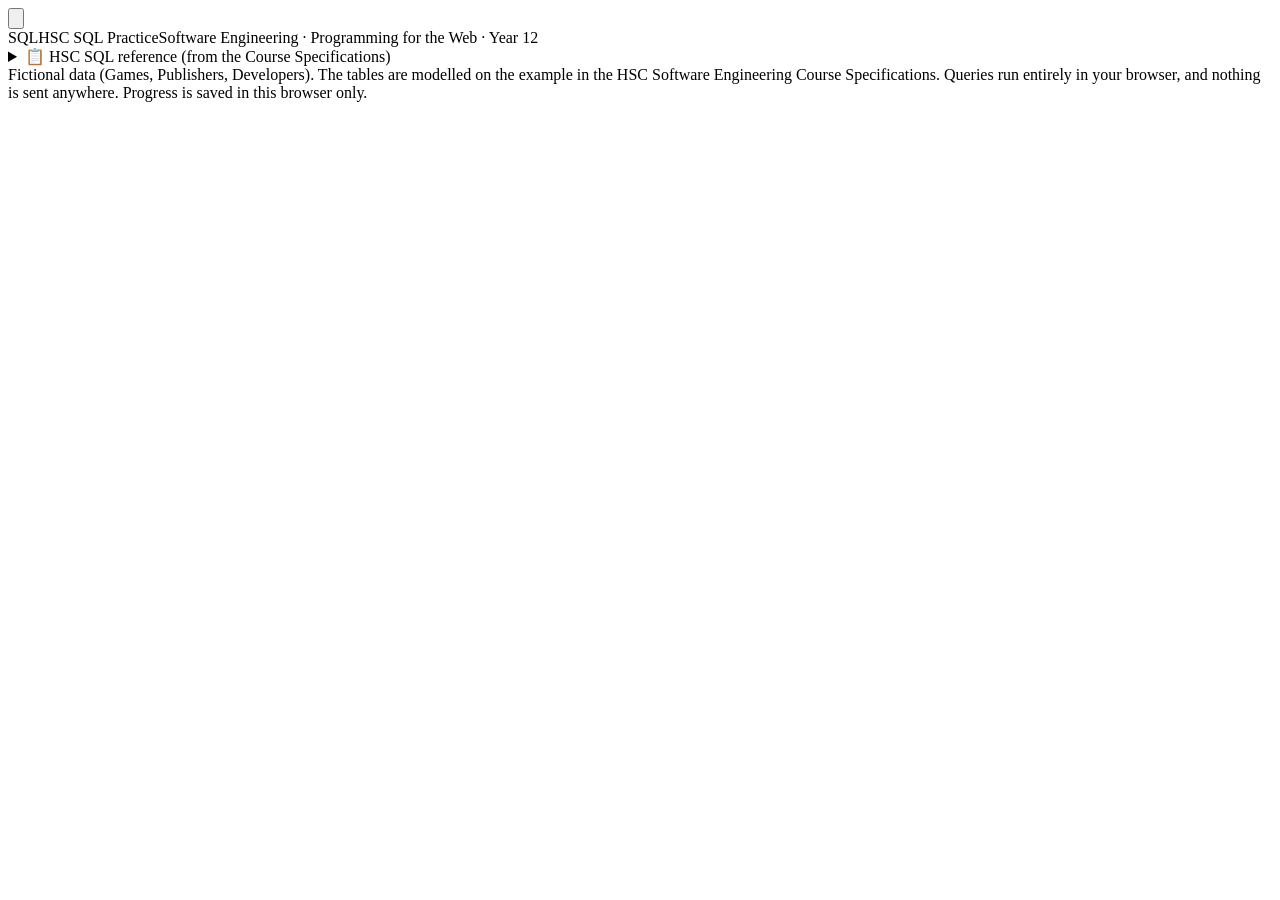
<file: src/template.html>
<!DOCTYPE html>
<html lang="en-AU">
<head>
<meta charset="utf-8">
<meta name="viewport" content="width=device-width, initial-scale=1">
<title>HSC SQL Practice: Software Engineering</title>
<style>
/*CSS*/
</style>
</head>
<body>
<header class="app">
  <button type="button" id="fullscreen-btn" aria-label="Toggle fullscreen" title="Toggle fullscreen">
    <svg viewBox="0 0 24 24" aria-hidden="true"><path d="M8 3H5a2 2 0 0 0-2 2v3"></path><path d="M16 3h3a2 2 0 0 1 2 2v3"></path><path d="M8 21H5a2 2 0 0 1-2-2v-3"></path><path d="M16 21h3a2 2 0 0 0 2-2v-3"></path></svg>
  </button>
  <div><span class="logo"><span class="tag">SQL</span>HSC SQL Practice</span><span class="sub">Software Engineering · Programming for the Web · Year 12</span></div>
  <nav class="stepper" id="stepper" aria-label="Pages"></nav>
</header>

<div class="refbar">
  <details class="refsheet">
    <summary>📋 HSC SQL reference (from the Course Specifications)</summary>
    <div class="inner">
      <pre class="code">SELECT   the field(s) or calculated values to be displayed
FROM     the table(s) to be used
WHERE    the search criteria
GROUP BY the field(s) used to group the returned rows
ORDER BY the field(s) that determine the sequence of the displayed results</pre>
      <p><code>AS</code> may be used in a SELECT to rename fields for display. Aggregate functions: <code>SUM</code>, <code>AVG</code>, <code>COUNT</code>, <code>MAX</code>, <code>MIN</code>. Logical operators: <code>AND</code>, <code>OR</code>, <code>NOT</code>. Sort methods: <code>ASC</code>, <code>DESC</code>.</p>
      <table class="ref">
        <tr><th>HSC operator (words)</th><th>What SQLite uses</th></tr>
        <tr><td>EQUALS</td><td><code>=</code></td></tr>
        <tr><td>NOT EQUAL TO</td><td><code>&lt;&gt;</code> or <code>!=</code></td></tr>
        <tr><td>GREATER THAN</td><td><code>&gt;</code></td></tr>
        <tr><td>GREATER THAN OR EQUAL TO</td><td><code>&gt;=</code></td></tr>
        <tr><td>LESS THAN</td><td><code>&lt;</code></td></tr>
        <tr><td>LESS THAN OR EQUAL TO</td><td><code>&lt;=</code></td></tr>
        <tr><td>CONTAINS</td><td><code>LIKE '%text%'</code></td></tr>
        <tr><td>DOES NOT CONTAIN</td><td><code>NOT LIKE '%text%'</code></td></tr>
      </table>
      <p>This site accepts <strong>both</strong>. A real SQLite database only accepts the right-hand column. Dates here are stored as <code>YYYY-MM-DD</code>.</p>
      <div id="ref-tables"></div>
    </div>
  </details>
</div>

<main id="main"></main>

<footer>Fictional data (Games, Publishers, Developers). The tables are modelled on the example in the HSC Software Engineering Course Specifications. Queries run entirely in your browser, and nothing is sent anywhere. Progress is saved in this browser only.</footer>

<script>
/*JS*/
</script>
</body>
</html>
</file>
